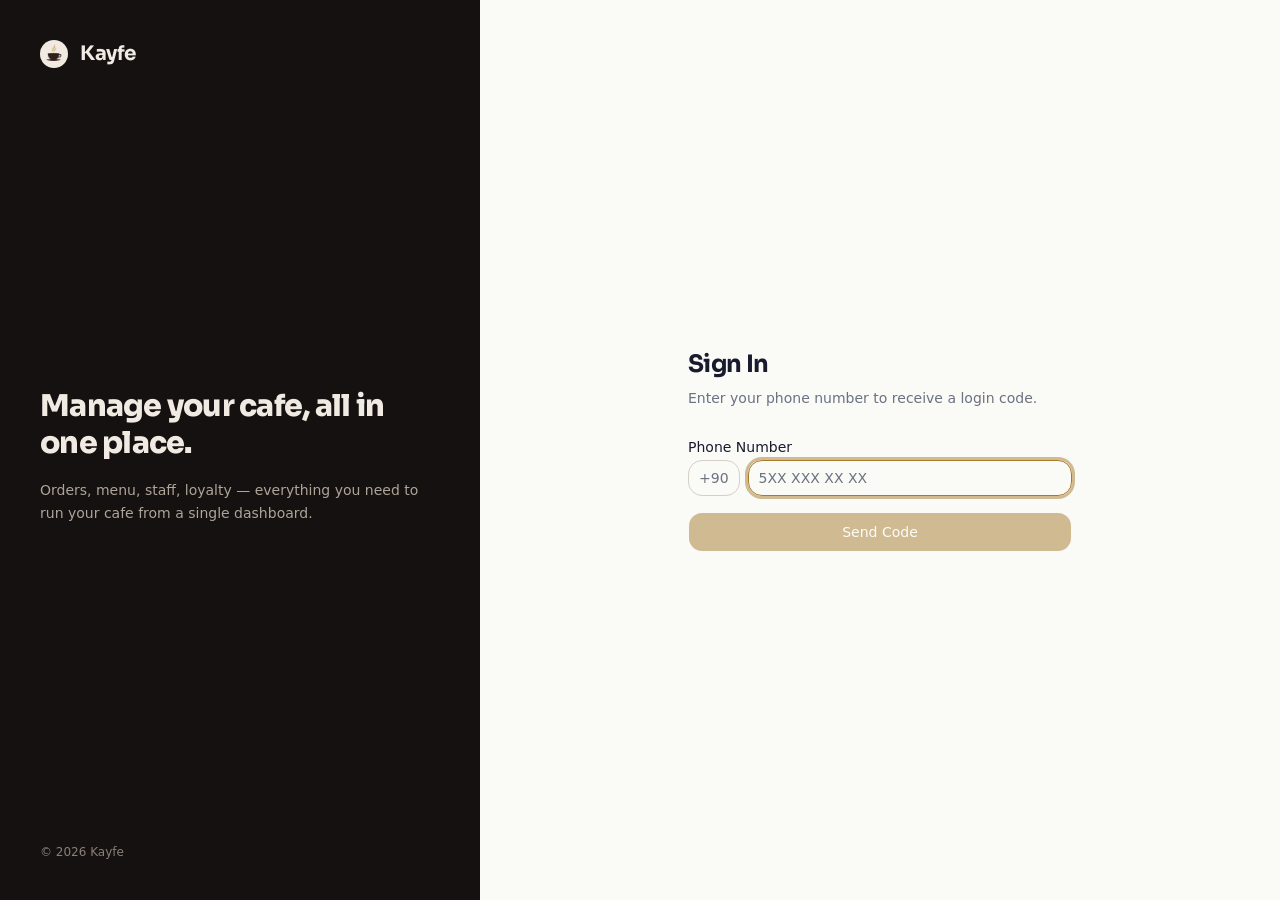
<file: index.html>
<!doctype html>
<html lang="tr">
  <head>
    <meta charset="UTF-8" />
    <meta name="viewport" content="width=device-width, initial-scale=1.0" />
    <title>Kayfe Panel</title>
    <meta name="description" content="Kayfe cafe management panel — manage orders, menu, staff, and settings." />

    <!-- Favicon -->
    <link rel="icon" type="image/png" href="/favicon.png" />
    <link rel="apple-touch-icon" href="/apple-icon-180.png" />

    <!-- Apple Web App (home screen) -->
    <meta name="apple-mobile-web-app-capable" content="yes" />
    <meta name="apple-mobile-web-app-status-bar-style" content="black-translucent" />
    <meta name="apple-mobile-web-app-title" content="Kayfe Panel" />
    <meta name="theme-color" content="#A87C2D" />
    <link rel="preconnect" href="https://fonts.googleapis.com" />
    <link rel="preconnect" href="https://fonts.gstatic.com" crossorigin />
    <link href="https://fonts.googleapis.com/css2?family=Sora:wght@700;800&display=swap" rel="stylesheet" />
    <script>
      // Apply theme before paint to prevent white flash
      (function() {
        var t = localStorage.getItem('kayfe-panel-theme') || 'system';
        var dark = t === 'dark' || (t === 'system' && matchMedia('(prefers-color-scheme: dark)').matches);
        if (dark) document.documentElement.classList.add('dark');
      })();
      // SPA redirect for GitHub Pages
      (function(l) {
        if (l.search[1] === '/') {
          var decoded = l.search.slice(1).split('&').map(function(s) {
            return s.replace(/~and~/g, '&')
          }).join('?');
          window.history.replaceState(null, null, l.pathname.slice(0, -1) + decoded + l.hash);
        }
      }(window.location))
    </script>
    <script type="module" crossorigin src="/assets/index-Lpp23gwM.js"></script>
    <link rel="stylesheet" crossorigin href="/assets/index-F9rdqNEI.css">
  </head>
  <body>
    <div id="root"></div>
  </body>
</html>
</file>
<file: assets/index-F9rdqNEI.css>
.leaflet-pane,.leaflet-tile,.leaflet-marker-icon,.leaflet-marker-shadow,.leaflet-tile-container,.leaflet-pane>svg,.leaflet-pane>canvas,.leaflet-zoom-box,.leaflet-image-layer,.leaflet-layer{position:absolute;top:0;left:0}.leaflet-container{overflow:hidden}.leaflet-tile,.leaflet-marker-icon,.leaflet-marker-shadow{-webkit-user-select:none;user-select:none;-webkit-user-drag:none}.leaflet-tile::selection{background:0 0}.leaflet-safari .leaflet-tile{image-rendering:-webkit-optimize-contrast}.leaflet-safari .leaflet-tile-container{-webkit-transform-origin:0 0;width:1600px;height:1600px}.leaflet-marker-icon,.leaflet-marker-shadow{display:block}.leaflet-container .leaflet-overlay-pane svg{max-width:none!important;max-height:none!important}.leaflet-container .leaflet-marker-pane img,.leaflet-container .leaflet-shadow-pane img,.leaflet-container .leaflet-tile-pane img,.leaflet-container img.leaflet-image-layer,.leaflet-container .leaflet-tile{width:auto;padding:0;max-width:none!important;max-height:none!important}.leaflet-container img.leaflet-tile{mix-blend-mode:plus-lighter}.leaflet-container.leaflet-touch-zoom{-ms-touch-action:pan-x pan-y;touch-action:pan-x pan-y}.leaflet-container.leaflet-touch-drag{-ms-touch-action:pinch-zoom;touch-action:none;touch-action:pinch-zoom}.leaflet-container.leaflet-touch-drag.leaflet-touch-zoom{-ms-touch-action:none;touch-action:none}.leaflet-container{-webkit-tap-highlight-color:transparent}.leaflet-container a{-webkit-tap-highlight-color:#33b5e566}.leaflet-tile{filter:inherit;visibility:hidden}.leaflet-tile-loaded{visibility:inherit}.leaflet-zoom-box{box-sizing:border-box;z-index:800;width:0;height:0}.leaflet-overlay-pane svg{-moz-user-select:none}.leaflet-pane{z-index:400}.leaflet-tile-pane{z-index:200}.leaflet-overlay-pane{z-index:400}.leaflet-shadow-pane{z-index:500}.leaflet-marker-pane{z-index:600}.leaflet-tooltip-pane{z-index:650}.leaflet-popup-pane{z-index:700}.leaflet-map-pane canvas{z-index:100}.leaflet-map-pane svg{z-index:200}.leaflet-vml-shape{width:1px;height:1px}.lvml{behavior:url(#default#VML);display:inline-block;position:absolute}.leaflet-control{z-index:800;pointer-events:visiblePainted;pointer-events:auto;position:relative}.leaflet-top,.leaflet-bottom{z-index:1000;pointer-events:none;position:absolute}.leaflet-top{top:0}.leaflet-right{right:0}.leaflet-bottom{bottom:0}.leaflet-left{left:0}.leaflet-control{float:left;clear:both}.leaflet-right .leaflet-control{float:right}.leaflet-top .leaflet-control{margin-top:10px}.leaflet-bottom .leaflet-control{margin-bottom:10px}.leaflet-left .leaflet-control{margin-left:10px}.leaflet-right .leaflet-control{margin-right:10px}.leaflet-fade-anim .leaflet-popup{opacity:0;transition:opacity .2s linear}.leaflet-fade-anim .leaflet-map-pane .leaflet-popup{opacity:1}.leaflet-zoom-animated{transform-origin:0 0}svg.leaflet-zoom-animated{will-change:transform}.leaflet-zoom-anim .leaflet-zoom-animated{-webkit-transition:-webkit-transform .25s cubic-bezier(0,0,.25,1);-moz-transition:-moz-transform .25s cubic-bezier(0,0,.25,1);transition:transform .25s cubic-bezier(0,0,.25,1)}.leaflet-zoom-anim .leaflet-tile,.leaflet-pan-anim .leaflet-tile{transition:none}.leaflet-zoom-anim .leaflet-zoom-hide{visibility:hidden}.leaflet-interactive{cursor:pointer}.leaflet-grab{cursor:-webkit-grab;cursor:-moz-grab;cursor:grab}.leaflet-crosshair,.leaflet-crosshair .leaflet-interactive{cursor:crosshair}.leaflet-popup-pane,.leaflet-control{cursor:auto}.leaflet-dragging .leaflet-grab,.leaflet-dragging .leaflet-grab .leaflet-interactive,.leaflet-dragging .leaflet-marker-draggable{cursor:move;cursor:-webkit-grabbing;cursor:-moz-grabbing;cursor:grabbing}.leaflet-marker-icon,.leaflet-marker-shadow,.leaflet-image-layer,.leaflet-pane>svg path,.leaflet-tile-container{pointer-events:none}.leaflet-marker-icon.leaflet-interactive,.leaflet-image-layer.leaflet-interactive,.leaflet-pane>svg path.leaflet-interactive,svg.leaflet-image-layer.leaflet-interactive path{pointer-events:visiblePainted;pointer-events:auto}.leaflet-container{outline-offset:1px;background:#ddd}.leaflet-container a{color:#0078a8}.leaflet-zoom-box{background:#ffffff80;border:2px dotted #38f}.leaflet-container{font-family:Helvetica Neue,Arial,Helvetica,sans-serif;font-size:.75rem;line-height:1.5}.leaflet-bar{border-radius:4px;box-shadow:0 1px 5px #000000a6}.leaflet-bar a{text-align:center;color:#000;background-color:#fff;border-bottom:1px solid #ccc;width:26px;height:26px;line-height:26px;text-decoration:none;display:block}.leaflet-bar a,.leaflet-control-layers-toggle{background-position:50%;background-repeat:no-repeat;display:block}.leaflet-bar a:hover,.leaflet-bar a:focus{background-color:#f4f4f4}.leaflet-bar a:first-child{border-top-left-radius:4px;border-top-right-radius:4px}.leaflet-bar a:last-child{border-bottom:none;border-bottom-right-radius:4px;border-bottom-left-radius:4px}.leaflet-bar a.leaflet-disabled{cursor:default;color:#bbb;background-color:#f4f4f4}.leaflet-touch .leaflet-bar a{width:30px;height:30px;line-height:30px}.leaflet-touch .leaflet-bar a:first-child{border-top-left-radius:2px;border-top-right-radius:2px}.leaflet-touch .leaflet-bar a:last-child{border-bottom-right-radius:2px;border-bottom-left-radius:2px}.leaflet-control-zoom-in,.leaflet-control-zoom-out{text-indent:1px;font:700 18px Lucida Console,Monaco,monospace}.leaflet-touch .leaflet-control-zoom-in,.leaflet-touch .leaflet-control-zoom-out{font-size:22px}.leaflet-control-layers{background:#fff;border-radius:5px;box-shadow:0 1px 5px #0006}.leaflet-control-layers-toggle{background-image:url([data-uri]);width:36px;height:36px}.leaflet-retina .leaflet-control-layers-toggle{background-image:url([data-uri]);background-size:26px 26px}.leaflet-touch .leaflet-control-layers-toggle{width:44px;height:44px}.leaflet-control-layers .leaflet-control-layers-list,.leaflet-control-layers-expanded .leaflet-control-layers-toggle{display:none}.leaflet-control-layers-expanded .leaflet-control-layers-list{display:block;position:relative}.leaflet-control-layers-expanded{color:#333;background:#fff;padding:6px 10px 6px 6px}.leaflet-control-layers-scrollbar{padding-right:5px;overflow:hidden scroll}.leaflet-control-layers-selector{margin-top:2px;position:relative;top:1px}.leaflet-control-layers label{font-size:1.08333em;display:block}.leaflet-control-layers-separator{border-top:1px solid #ddd;height:0;margin:5px -10px 5px -6px}.leaflet-default-icon-path{background-image:url([data-uri])}.leaflet-container .leaflet-control-attribution{background:#fffc;margin:0}.leaflet-control-attribution,.leaflet-control-scale-line{color:#333;padding:0 5px;line-height:1.4}.leaflet-control-attribution a{text-decoration:none}.leaflet-control-attribution a:hover,.leaflet-control-attribution a:focus{text-decoration:underline}.leaflet-attribution-flag{width:1em;height:.6669em;vertical-align:baseline!important;display:inline!important}.leaflet-left .leaflet-control-scale{margin-left:5px}.leaflet-bottom .leaflet-control-scale{margin-bottom:5px}.leaflet-control-scale-line{white-space:nowrap;box-sizing:border-box;text-shadow:1px 1px #fff;background:#fffc;border:2px solid #777;border-top:none;padding:2px 5px 1px;line-height:1.1}.leaflet-control-scale-line:not(:first-child){border-top:2px solid #777;border-bottom:none;margin-top:-2px}.leaflet-control-scale-line:not(:first-child):not(:last-child){border-bottom:2px solid #777}.leaflet-touch .leaflet-control-attribution,.leaflet-touch .leaflet-control-layers,.leaflet-touch .leaflet-bar{box-shadow:none}.leaflet-touch .leaflet-control-layers,.leaflet-touch .leaflet-bar{background-clip:padding-box;border:2px solid #0003}.leaflet-popup{text-align:center;margin-bottom:20px;position:absolute}.leaflet-popup-content-wrapper{text-align:left;border-radius:12px;padding:1px}.leaflet-popup-content{min-height:1px;margin:13px 24px 13px 20px;font-size:1.08333em;line-height:1.3}.leaflet-popup-content p{margin:1.3em 0}.leaflet-popup-tip-container{pointer-events:none;width:40px;height:20px;margin-top:-1px;margin-left:-20px;position:absolute;left:50%;overflow:hidden}.leaflet-popup-tip{pointer-events:auto;width:17px;height:17px;margin:-10px auto 0;padding:1px;transform:rotate(45deg)}.leaflet-popup-content-wrapper,.leaflet-popup-tip{color:#333;background:#fff;box-shadow:0 3px 14px #0006}.leaflet-container a.leaflet-popup-close-button{text-align:center;color:#757575;background:0 0;border:none;width:24px;height:24px;font:16px/24px Tahoma,Verdana,sans-serif;text-decoration:none;position:absolute;top:0;right:0}.leaflet-container a.leaflet-popup-close-button:hover,.leaflet-container a.leaflet-popup-close-button:focus{color:#585858}.leaflet-popup-scrolled{overflow:auto}.leaflet-oldie .leaflet-popup-content-wrapper{-ms-zoom:1}.leaflet-oldie .leaflet-popup-tip{-ms-filter:"progid:DXImageTransform.Microsoft.Matrix(M11=0.70710678, M12=0.70710678, M21=-0.70710678, M22=0.70710678)";width:24px;filter:progid:DXImageTransform.Microsoft.Matrix(M11=.707107, M12=.707107, M21=-.707107, M22=.707107);margin:0 auto}.leaflet-oldie .leaflet-control-zoom,.leaflet-oldie .leaflet-control-layers,.leaflet-oldie .leaflet-popup-content-wrapper,.leaflet-oldie .leaflet-popup-tip{border:1px solid #999}.leaflet-div-icon{background:#fff;border:1px solid #666}.leaflet-tooltip{color:#222;white-space:nowrap;-webkit-user-select:none;user-select:none;pointer-events:none;background-color:#fff;border:1px solid #fff;border-radius:3px;padding:6px;position:absolute;box-shadow:0 1px 3px #0006}.leaflet-tooltip.leaflet-interactive{cursor:pointer;pointer-events:auto}.leaflet-tooltip-top:before,.leaflet-tooltip-bottom:before,.leaflet-tooltip-left:before,.leaflet-tooltip-right:before{pointer-events:none;content:"";background:0 0;border:6px solid #0000;position:absolute}.leaflet-tooltip-bottom{margin-top:6px}.leaflet-tooltip-top{margin-top:-6px}.leaflet-tooltip-bottom:before,.leaflet-tooltip-top:before{margin-left:-6px;left:50%}.leaflet-tooltip-top:before{border-top-color:#fff;margin-bottom:-12px;bottom:0}.leaflet-tooltip-bottom:before{border-bottom-color:#fff;margin-top:-12px;margin-left:-6px;top:0}.leaflet-tooltip-left{margin-left:-6px}.leaflet-tooltip-right{margin-left:6px}.leaflet-tooltip-left:before,.leaflet-tooltip-right:before{margin-top:-6px;top:50%}.leaflet-tooltip-left:before{border-left-color:#fff;margin-right:-12px;right:0}.leaflet-tooltip-right:before{border-right-color:#fff;margin-left:-12px;left:0}@media print{.leaflet-control{-webkit-print-color-adjust:exact;print-color-adjust:exact}}@layer properties{@supports (((-webkit-hyphens:none)) and (not (margin-trim:inline))) or ((-moz-orient:inline) and (not (color:rgb(from red r g b)))){*,:before,:after,::backdrop{--tw-translate-x:0;--tw-translate-y:0;--tw-translate-z:0;--tw-space-y-reverse:0;--tw-border-style:solid;--tw-leading:initial;--tw-font-weight:initial;--tw-tracking:initial;--tw-shadow:0 0 #0000;--tw-shadow-color:initial;--tw-shadow-alpha:100%;--tw-inset-shadow:0 0 #0000;--tw-inset-shadow-color:initial;--tw-inset-shadow-alpha:100%;--tw-ring-color:initial;--tw-ring-shadow:0 0 #0000;--tw-inset-ring-color:initial;--tw-inset-ring-shadow:0 0 #0000;--tw-ring-inset:initial;--tw-ring-offset-width:0px;--tw-ring-offset-color:#fff;--tw-ring-offset-shadow:0 0 #0000;--tw-outline-style:solid;--tw-blur:initial;--tw-brightness:initial;--tw-contrast:initial;--tw-grayscale:initial;--tw-hue-rotate:initial;--tw-invert:initial;--tw-opacity:initial;--tw-saturate:initial;--tw-sepia:initial;--tw-drop-shadow:initial;--tw-drop-shadow-color:initial;--tw-drop-shadow-alpha:100%;--tw-drop-shadow-size:initial;--tw-backdrop-blur:initial;--tw-backdrop-brightness:initial;--tw-backdrop-contrast:initial;--tw-backdrop-grayscale:initial;--tw-backdrop-hue-rotate:initial;--tw-backdrop-invert:initial;--tw-backdrop-opacity:initial;--tw-backdrop-saturate:initial;--tw-backdrop-sepia:initial;--tw-duration:initial;--tw-ease:initial;--tw-content:"";--tw-animation-delay:0s;--tw-animation-direction:normal;--tw-animation-duration:initial;--tw-animation-fill-mode:none;--tw-animation-iteration-count:1;--tw-enter-blur:0;--tw-enter-opacity:1;--tw-enter-rotate:0;--tw-enter-scale:1;--tw-enter-translate-x:0;--tw-enter-translate-y:0;--tw-exit-blur:0;--tw-exit-opacity:1;--tw-exit-rotate:0;--tw-exit-scale:1;--tw-exit-translate-x:0;--tw-exit-translate-y:0}}}@layer theme{:root,:host{--font-mono:ui-monospace, SFMono-Regular, Menlo, Monaco, Consolas, "Liberation Mono", "Courier New", monospace;--color-red-600:oklch(57.7% .245 27.325);--color-yellow-600:oklch(68.1% .162 75.834);--color-green-600:oklch(62.7% .194 149.214);--color-emerald-600:oklch(59.6% .145 163.225);--color-black:#000;--spacing:.25rem;--container-xs:20rem;--container-sm:24rem;--container-md:28rem;--container-lg:32rem;--container-2xl:42rem;--container-4xl:56rem;--text-xs:.75rem;--text-xs--line-height:calc(1 / .75);--text-sm:.875rem;--text-sm--line-height:calc(1.25 / .875);--text-base:1rem;--text-base--line-height:calc(1.5 / 1);--text-lg:1.125rem;--text-lg--line-height:calc(1.75 / 1.125);--text-xl:1.25rem;--text-xl--line-height:calc(1.75 / 1.25);--text-2xl:1.5rem;--text-2xl--line-height:calc(2 / 1.5);--text-3xl:1.875rem;--text-3xl--line-height:calc(2.25 / 1.875);--font-weight-normal:400;--font-weight-medium:500;--font-weight-semibold:600;--font-weight-bold:700;--font-weight-extrabold:800;--tracking-tight:-.025em;--tracking-widest:.1em;--leading-tight:1.25;--leading-snug:1.375;--leading-relaxed:1.625;--radius-md:calc(var(--radius) * .8);--ease-out:cubic-bezier(0, 0, .2, 1);--ease-in-out:cubic-bezier(.4, 0, .2, 1);--animate-spin:spin 1s linear infinite;--animate-pulse:pulse 2s cubic-bezier(.4, 0, .6, 1) infinite;--blur-xs:4px;--blur-sm:8px;--default-transition-duration:.15s;--default-transition-timing-function:cubic-bezier(.4, 0, .2, 1);--default-font-family:"Sora", system-ui, sans-serif;--default-mono-font-family:var(--font-mono)}}@layer base{*,:after,:before,::backdrop{box-sizing:border-box;border:0 solid;margin:0;padding:0}::file-selector-button{box-sizing:border-box;border:0 solid;margin:0;padding:0}html,:host{-webkit-text-size-adjust:100%;tab-size:4;line-height:1.5;font-family:var(--default-font-family,ui-sans-serif, system-ui, sans-serif, "Apple Color Emoji", "Segoe UI Emoji", "Segoe UI Symbol", "Noto Color Emoji");font-feature-settings:var(--default-font-feature-settings,normal);font-variation-settings:var(--default-font-variation-settings,normal);-webkit-tap-highlight-color:transparent}hr{height:0;color:inherit;border-top-width:1px}abbr:where([title]){-webkit-text-decoration:underline dotted;text-decoration:underline dotted}h1,h2,h3,h4,h5,h6{font-size:inherit;font-weight:inherit}a{color:inherit;-webkit-text-decoration:inherit;-webkit-text-decoration:inherit;-webkit-text-decoration:inherit;-webkit-text-decoration:inherit;text-decoration:inherit}b,strong{font-weight:bolder}code,kbd,samp,pre{font-family:var(--default-mono-font-family,ui-monospace, SFMono-Regular, Menlo, Monaco, Consolas, "Liberation Mono", "Courier New", monospace);font-feature-settings:var(--default-mono-font-feature-settings,normal);font-variation-settings:var(--default-mono-font-variation-settings,normal);font-size:1em}small{font-size:80%}sub,sup{vertical-align:baseline;font-size:75%;line-height:0;position:relative}sub{bottom:-.25em}sup{top:-.5em}table{text-indent:0;border-color:inherit;border-collapse:collapse}:-moz-focusring{outline:auto}progress{vertical-align:baseline}summary{display:list-item}ol,ul,menu{list-style:none}img,svg,video,canvas,audio,iframe,embed,object{vertical-align:middle;display:block}img,video{max-width:100%;height:auto}button,input,select,optgroup,textarea{font:inherit;font-feature-settings:inherit;font-variation-settings:inherit;letter-spacing:inherit;color:inherit;opacity:1;background-color:#0000;border-radius:0}::file-selector-button{font:inherit;font-feature-settings:inherit;font-variation-settings:inherit;letter-spacing:inherit;color:inherit;opacity:1;background-color:#0000;border-radius:0}:where(select:is([multiple],[size])) optgroup{font-weight:bolder}:where(select:is([multiple],[size])) optgroup option{padding-inline-start:20px}::file-selector-button{margin-inline-end:4px}::placeholder{opacity:1}@supports (not ((-webkit-appearance:-apple-pay-button))) or (contain-intrinsic-size:1px){::placeholder{color:currentColor}@supports (color:color-mix(in lab, red, red)){::placeholder{color:color-mix(in oklab, currentcolor 50%, transparent)}}}textarea{resize:vertical}::-webkit-search-decoration{-webkit-appearance:none}::-webkit-date-and-time-value{min-height:1lh;text-align:inherit}::-webkit-datetime-edit{display:inline-flex}::-webkit-datetime-edit-fields-wrapper{padding:0}::-webkit-datetime-edit{padding-block:0}::-webkit-datetime-edit-year-field{padding-block:0}::-webkit-datetime-edit-month-field{padding-block:0}::-webkit-datetime-edit-day-field{padding-block:0}::-webkit-datetime-edit-hour-field{padding-block:0}::-webkit-datetime-edit-minute-field{padding-block:0}::-webkit-datetime-edit-second-field{padding-block:0}::-webkit-datetime-edit-millisecond-field{padding-block:0}::-webkit-datetime-edit-meridiem-field{padding-block:0}::-webkit-calendar-picker-indicator{line-height:1}:-moz-ui-invalid{box-shadow:none}button,input:where([type=button],[type=reset],[type=submit]){appearance:button}::file-selector-button{appearance:button}::-webkit-inner-spin-button{height:auto}::-webkit-outer-spin-button{height:auto}[hidden]:where(:not([hidden=until-found])){display:none!important}*{border-color:var(--border);outline-color:var(--ring)}@supports (color:color-mix(in lab, red, red)){*{outline-color:color-mix(in oklab, var(--ring) 50%, transparent)}}body{background-color:var(--background);color:var(--foreground)}input[type=date]{appearance:none;background-color:var(--background);width:100%;min-width:0}input[type=date]::-webkit-date-and-time-value{text-align:left}}@layer components;@layer utilities{.\@container\/card-header{container:card-header/inline-size}.pointer-events-none{pointer-events:none}.collapse{visibility:collapse}.invisible{visibility:hidden}.sr-only{clip-path:inset(50%);white-space:nowrap;border-width:0;width:1px;height:1px;margin:-1px;padding:0;position:absolute;overflow:hidden}.absolute{position:absolute}.fixed{position:fixed}.relative{position:relative}.sticky{position:sticky}.inset-0{inset:calc(var(--spacing) * 0)}.inset-x-0{inset-inline:calc(var(--spacing) * 0)}.start{inset-inline-start:var(--spacing)}.end{inset-inline-end:var(--spacing)}.top-0{top:calc(var(--spacing) * 0)}.top-1\/2{top:50%}.top-2{top:calc(var(--spacing) * 2)}.top-2\.5{top:calc(var(--spacing) * 2.5)}.right-2{right:calc(var(--spacing) * 2)}.right-3{right:calc(var(--spacing) * 3)}.bottom-0{bottom:calc(var(--spacing) * 0)}.left-1\/2{left:50%}.isolate{isolation:isolate}.z-0{z-index:0}.z-10{z-index:10}.z-30{z-index:30}.z-50{z-index:50}.col-start-2{grid-column-start:2}.row-span-2{grid-row:span 2/span 2}.row-start-1{grid-row-start:1}.-mx-1{margin-inline:calc(var(--spacing) * -1)}.-mx-4{margin-inline:calc(var(--spacing) * -4)}.mx-2{margin-inline:calc(var(--spacing) * 2)}.mx-3{margin-inline:calc(var(--spacing) * 3)}.mx-auto{margin-inline:auto}.my-1{margin-block:calc(var(--spacing) * 1)}.my-2{margin-block:calc(var(--spacing) * 2)}.mt-0\.5{margin-top:calc(var(--spacing) * .5)}.mt-1{margin-top:calc(var(--spacing) * 1)}.mt-2{margin-top:calc(var(--spacing) * 2)}.mt-4{margin-top:calc(var(--spacing) * 4)}.mt-auto{margin-top:auto}.mr-1{margin-right:calc(var(--spacing) * 1)}.-mb-4{margin-bottom:calc(var(--spacing) * -4)}.mb-2{margin-bottom:calc(var(--spacing) * 2)}.mb-3{margin-bottom:calc(var(--spacing) * 3)}.ml-1{margin-left:calc(var(--spacing) * 1)}.ml-1\.5{margin-left:calc(var(--spacing) * 1.5)}.ml-2{margin-left:calc(var(--spacing) * 2)}.ml-auto{margin-left:auto}.line-clamp-2{-webkit-line-clamp:2;-webkit-box-orient:vertical;display:-webkit-box;overflow:hidden}.scrollbar-none{-ms-overflow-style:none;scrollbar-width:none}.scrollbar-none::-webkit-scrollbar{display:none}.block{display:block}.flex{display:flex}.grid{display:grid}.hidden{display:none}.inline{display:inline}.inline-flex{display:inline-flex}.table{display:table}.table-caption{display:table-caption}.table-cell{display:table-cell}.table-row{display:table-row}.field-sizing-content{field-sizing:content}.aspect-square{aspect-ratio:1}.size-\(--cell-size\){width:var(--cell-size);height:var(--cell-size)}.size-2{width:calc(var(--spacing) * 2);height:calc(var(--spacing) * 2)}.size-3\.5{width:calc(var(--spacing) * 3.5);height:calc(var(--spacing) * 3.5)}.size-4{width:calc(var(--spacing) * 4);height:calc(var(--spacing) * 4)}.size-5{width:calc(var(--spacing) * 5);height:calc(var(--spacing) * 5)}.size-6{width:calc(var(--spacing) * 6);height:calc(var(--spacing) * 6)}.size-7{width:calc(var(--spacing) * 7);height:calc(var(--spacing) * 7)}.size-8{width:calc(var(--spacing) * 8);height:calc(var(--spacing) * 8)}.size-9{width:calc(var(--spacing) * 9);height:calc(var(--spacing) * 9)}.size-10{width:calc(var(--spacing) * 10);height:calc(var(--spacing) * 10)}.size-14{width:calc(var(--spacing) * 14);height:calc(var(--spacing) * 14)}.size-16{width:calc(var(--spacing) * 16);height:calc(var(--spacing) * 16)}.size-auto{width:auto;height:auto}.h-\(--cell-size\){height:var(--cell-size)}.h-3\.5{height:calc(var(--spacing) * 3.5)}.h-4{height:calc(var(--spacing) * 4)}.h-5{height:calc(var(--spacing) * 5)}.h-6{height:calc(var(--spacing) * 6)}.h-7{height:calc(var(--spacing) * 7)}.h-8{height:calc(var(--spacing) * 8)}.h-9{height:calc(var(--spacing) * 9)}.h-10{height:calc(var(--spacing) * 10)}.h-12{height:calc(var(--spacing) * 12)}.h-14{height:calc(var(--spacing) * 14)}.h-28{height:calc(var(--spacing) * 28)}.h-32{height:calc(var(--spacing) * 32)}.h-40{height:calc(var(--spacing) * 40)}.h-48{height:calc(var(--spacing) * 48)}.h-64{height:calc(var(--spacing) * 64)}.h-72{height:calc(var(--spacing) * 72)}.h-80{height:calc(var(--spacing) * 80)}.h-\[80vh\]{height:80vh}.h-\[600px\]{height:600px}.h-\[calc\(100\%-1px\)\]{height:calc(100% - 1px)}.h-full{height:100%}.h-px{height:1px}.h-svh{height:100svh}.max-h-\(--available-height\){max-height:var(--available-height)}.max-h-64{max-height:calc(var(--spacing) * 64)}.max-h-\[90vh\]{max-height:90vh}.min-h-16{min-height:calc(var(--spacing) * 16)}.min-h-svh{min-height:100svh}.w-\(--anchor-width\){width:var(--anchor-width)}.w-\(--cell-size\){width:var(--cell-size)}.w-3\/4{width:75%}.w-8{width:calc(var(--spacing) * 8)}.w-10{width:calc(var(--spacing) * 10)}.w-12{width:calc(var(--spacing) * 12)}.w-16{width:calc(var(--spacing) * 16)}.w-20{width:calc(var(--spacing) * 20)}.w-24{width:calc(var(--spacing) * 24)}.w-28{width:calc(var(--spacing) * 28)}.w-40{width:calc(var(--spacing) * 40)}.w-48{width:calc(var(--spacing) * 48)}.w-64{width:calc(var(--spacing) * 64)}.w-72{width:calc(var(--spacing) * 72)}.w-\[50px\]{width:50px}.w-\[70px\]{width:70px}.w-\[90px\]{width:90px}.w-\[100px\]{width:100px}.w-\[120px\]{width:120px}.w-\[140px\]{width:140px}.w-\[200px\]{width:200px}.w-\[480px\]{width:480px}.w-auto{width:auto}.w-fit{width:fit-content}.w-full{width:100%}.w-px{width:1px}.max-w-2xl{max-width:var(--container-2xl)}.max-w-4xl{max-width:var(--container-4xl)}.max-w-\[200px\]{max-width:200px}.max-w-\[calc\(100\%-2rem\)\]{max-width:calc(100% - 2rem)}.max-w-full{max-width:100%}.max-w-sm{max-width:var(--container-sm)}.min-w-\(--cell-size\){min-width:var(--cell-size)}.min-w-0{min-width:calc(var(--spacing) * 0)}.min-w-32{min-width:calc(var(--spacing) * 32)}.min-w-36{min-width:calc(var(--spacing) * 36)}.min-w-\[96px\]{min-width:96px}.min-w-max{min-width:max-content}.flex-1{flex:1}.shrink-0{flex-shrink:0}.caption-bottom{caption-side:bottom}.border-collapse{border-collapse:collapse}.origin-\(--transform-origin\){transform-origin:var(--transform-origin)}.-translate-x-1\/2{--tw-translate-x:calc(calc(1 / 2 * 100%) * -1);translate:var(--tw-translate-x) var(--tw-translate-y)}.-translate-y-1\/2{--tw-translate-y:calc(calc(1 / 2 * 100%) * -1);translate:var(--tw-translate-x) var(--tw-translate-y)}.animate-pulse{animation:var(--animate-pulse)}.animate-spin{animation:var(--animate-spin)}.cursor-default{cursor:default}.cursor-pointer{cursor:pointer}.scroll-my-1{scroll-margin-block:calc(var(--spacing) * 1)}.auto-rows-min{grid-auto-rows:min-content}.grid-cols-1{grid-template-columns:repeat(1,minmax(0,1fr))}.grid-cols-2{grid-template-columns:repeat(2,minmax(0,1fr))}.grid-cols-3{grid-template-columns:repeat(3,minmax(0,1fr))}.grid-cols-\[1fr_1fr_auto\]{grid-template-columns:1fr 1fr auto}.grid-rows-\[auto_1fr\]{grid-template-rows:auto 1fr}.flex-col{flex-direction:column}.flex-col-reverse{flex-direction:column-reverse}.flex-wrap{flex-wrap:wrap}.place-items-center{place-items:center}.items-center{align-items:center}.items-end{align-items:flex-end}.items-start{align-items:flex-start}.justify-between{justify-content:space-between}.justify-center{justify-content:center}.justify-end{justify-content:flex-end}.gap-0\.5{gap:calc(var(--spacing) * .5)}.gap-1{gap:calc(var(--spacing) * 1)}.gap-1\.5{gap:calc(var(--spacing) * 1.5)}.gap-2{gap:calc(var(--spacing) * 2)}.gap-2\.5{gap:calc(var(--spacing) * 2.5)}.gap-3{gap:calc(var(--spacing) * 3)}.gap-4{gap:calc(var(--spacing) * 4)}.gap-6{gap:calc(var(--spacing) * 6)}:where(.space-y-0\.5>:not(:last-child)){--tw-space-y-reverse:0;margin-block-start:calc(calc(var(--spacing) * .5) * var(--tw-space-y-reverse));margin-block-end:calc(calc(var(--spacing) * .5) * calc(1 - var(--tw-space-y-reverse)))}:where(.space-y-1>:not(:last-child)){--tw-space-y-reverse:0;margin-block-start:calc(calc(var(--spacing) * 1) * var(--tw-space-y-reverse));margin-block-end:calc(calc(var(--spacing) * 1) * calc(1 - var(--tw-space-y-reverse)))}:where(.space-y-1\.5>:not(:last-child)){--tw-space-y-reverse:0;margin-block-start:calc(calc(var(--spacing) * 1.5) * var(--tw-space-y-reverse));margin-block-end:calc(calc(var(--spacing) * 1.5) * calc(1 - var(--tw-space-y-reverse)))}:where(.space-y-2>:not(:last-child)){--tw-space-y-reverse:0;margin-block-start:calc(calc(var(--spacing) * 2) * var(--tw-space-y-reverse));margin-block-end:calc(calc(var(--spacing) * 2) * calc(1 - var(--tw-space-y-reverse)))}:where(.space-y-3>:not(:last-child)){--tw-space-y-reverse:0;margin-block-start:calc(calc(var(--spacing) * 3) * var(--tw-space-y-reverse));margin-block-end:calc(calc(var(--spacing) * 3) * calc(1 - var(--tw-space-y-reverse)))}:where(.space-y-4>:not(:last-child)){--tw-space-y-reverse:0;margin-block-start:calc(calc(var(--spacing) * 4) * var(--tw-space-y-reverse));margin-block-end:calc(calc(var(--spacing) * 4) * calc(1 - var(--tw-space-y-reverse)))}:where(.space-y-6>:not(:last-child)){--tw-space-y-reverse:0;margin-block-start:calc(calc(var(--spacing) * 6) * var(--tw-space-y-reverse));margin-block-end:calc(calc(var(--spacing) * 6) * calc(1 - var(--tw-space-y-reverse)))}:where(.space-y-8>:not(:last-child)){--tw-space-y-reverse:0;margin-block-start:calc(calc(var(--spacing) * 8) * var(--tw-space-y-reverse));margin-block-end:calc(calc(var(--spacing) * 8) * calc(1 - var(--tw-space-y-reverse)))}.self-start{align-self:flex-start}.justify-self-end{justify-self:flex-end}.truncate{text-overflow:ellipsis;white-space:nowrap;overflow:hidden}.overflow-auto{overflow:auto}.overflow-hidden{overflow:hidden}.overflow-x-auto{overflow-x:auto}.overflow-x-hidden{overflow-x:hidden}.overflow-y-auto{overflow-y:auto}.rounded{border-radius:.25rem}.rounded-\(--cell-radius\){border-radius:var(--cell-radius)}.rounded-4xl{border-radius:calc(var(--radius) * 2.6)}.rounded-\[min\(var\(--radius-md\)\,10px\)\]{border-radius:min(var(--radius-md), 10px)}.rounded-\[min\(var\(--radius-md\)\,12px\)\]{border-radius:min(var(--radius-md), 12px)}.rounded-full{border-radius:3.40282e38px}.rounded-lg{border-radius:var(--radius)}.rounded-md{border-radius:calc(var(--radius) * .8)}.rounded-none{border-radius:0}.rounded-xl{border-radius:calc(var(--radius) * 1.4)}.rounded-t-xl{border-top-left-radius:calc(var(--radius) * 1.4);border-top-right-radius:calc(var(--radius) * 1.4)}.rounded-l-\(--cell-radius\){border-top-left-radius:var(--cell-radius);border-bottom-left-radius:var(--cell-radius)}.rounded-l-md{border-top-left-radius:calc(var(--radius) * .8);border-bottom-left-radius:calc(var(--radius) * .8)}.rounded-l-none{border-top-left-radius:0;border-bottom-left-radius:0}.rounded-r-\(--cell-radius\){border-top-right-radius:var(--cell-radius);border-bottom-right-radius:var(--cell-radius)}.rounded-b-xl{border-bottom-right-radius:calc(var(--radius) * 1.4);border-bottom-left-radius:calc(var(--radius) * 1.4)}.border{border-style:var(--tw-border-style);border-width:1px}.border-0{border-style:var(--tw-border-style);border-width:0}.border-2{border-style:var(--tw-border-style);border-width:2px}.border-t{border-top-style:var(--tw-border-style);border-top-width:1px}.border-r{border-right-style:var(--tw-border-style);border-right-width:1px}.border-r-0{border-right-style:var(--tw-border-style);border-right-width:0}.border-b{border-bottom-style:var(--tw-border-style);border-bottom-width:1px}.border-b-2{border-bottom-style:var(--tw-border-style);border-bottom-width:2px}.border-dashed{--tw-border-style:dashed;border-style:dashed}.border-\[var\(--color-warning\)\]{border-color:var(--color-warning)}.border-border{border-color:var(--border)}.border-input{border-color:var(--input)}.border-primary{border-color:var(--primary)}.border-ring{border-color:var(--ring)}.border-sidebar-border{border-color:var(--sidebar-border)}.border-transparent{border-color:#0000}.bg-\[\#141110\]{background-color:#141110}.bg-\[var\(--background\)\]{background-color:var(--background)}.bg-\[var\(--color-accent-light\)\]{background-color:var(--color-accent-light)}.bg-accent{background-color:var(--accent)}.bg-background,.bg-background\/70{background-color:var(--background)}@supports (color:color-mix(in lab, red, red)){.bg-background\/70{background-color:color-mix(in oklab, var(--background) 70%, transparent)}}.bg-background\/80{background-color:var(--background)}@supports (color:color-mix(in lab, red, red)){.bg-background\/80{background-color:color-mix(in oklab, var(--background) 80%, transparent)}}.bg-black\/10{background-color:#0000001a}@supports (color:color-mix(in lab, red, red)){.bg-black\/10{background-color:color-mix(in oklab, var(--color-black) 10%, transparent)}}.bg-border{background-color:var(--border)}.bg-card{background-color:var(--card)}.bg-destructive\/10{background-color:var(--destructive)}@supports (color:color-mix(in lab, red, red)){.bg-destructive\/10{background-color:color-mix(in oklab, var(--destructive) 10%, transparent)}}.bg-foreground{background-color:var(--foreground)}.bg-muted,.bg-muted\/30{background-color:var(--muted)}@supports (color:color-mix(in lab, red, red)){.bg-muted\/30{background-color:color-mix(in oklab, var(--muted) 30%, transparent)}}.bg-muted\/50{background-color:var(--muted)}@supports (color:color-mix(in lab, red, red)){.bg-muted\/50{background-color:color-mix(in oklab, var(--muted) 50%, transparent)}}.bg-popover{background-color:var(--popover)}.bg-primary{background-color:var(--primary)}.bg-primary-foreground{background-color:var(--primary-foreground)}.bg-primary\/10{background-color:var(--primary)}@supports (color:color-mix(in lab, red, red)){.bg-primary\/10{background-color:color-mix(in oklab, var(--primary) 10%, transparent)}}.bg-primary\/40{background-color:var(--primary)}@supports (color:color-mix(in lab, red, red)){.bg-primary\/40{background-color:color-mix(in oklab, var(--primary) 40%, transparent)}}.bg-secondary{background-color:var(--secondary)}.bg-sidebar{background-color:var(--sidebar)}.bg-sidebar-accent{background-color:var(--sidebar-accent)}.bg-sidebar-border{background-color:var(--sidebar-border)}.bg-transparent{background-color:#0000}.bg-clip-padding{background-clip:padding-box}.fill-muted-foreground{fill:var(--muted-foreground)}.stroke-border{stroke:var(--border)}.object-cover{object-fit:cover}.p-0{padding:calc(var(--spacing) * 0)}.p-1{padding:calc(var(--spacing) * 1)}.p-1\.5{padding:calc(var(--spacing) * 1.5)}.p-2{padding:calc(var(--spacing) * 2)}.p-2\.5{padding:calc(var(--spacing) * 2.5)}.p-3{padding:calc(var(--spacing) * 3)}.p-4{padding:calc(var(--spacing) * 4)}.p-10{padding:calc(var(--spacing) * 10)}.p-\[3px\]{padding:3px}.px-\(--cell-size\){padding-inline:var(--cell-size)}.px-1\.5{padding-inline:calc(var(--spacing) * 1.5)}.px-2{padding-inline:calc(var(--spacing) * 2)}.px-2\.5{padding-inline:calc(var(--spacing) * 2.5)}.px-3{padding-inline:calc(var(--spacing) * 3)}.px-3\.5{padding-inline:calc(var(--spacing) * 3.5)}.px-4{padding-inline:calc(var(--spacing) * 4)}.px-6{padding-inline:calc(var(--spacing) * 6)}.px-10{padding-inline:calc(var(--spacing) * 10)}.py-0\.5{padding-block:calc(var(--spacing) * .5)}.py-1{padding-block:calc(var(--spacing) * 1)}.py-1\.5{padding-block:calc(var(--spacing) * 1.5)}.py-2{padding-block:calc(var(--spacing) * 2)}.py-2\.5{padding-block:calc(var(--spacing) * 2.5)}.py-3{padding-block:calc(var(--spacing) * 3)}.py-4{padding-block:calc(var(--spacing) * 4)}.py-6{padding-block:calc(var(--spacing) * 6)}.py-8{padding-block:calc(var(--spacing) * 8)}.py-10{padding-block:calc(var(--spacing) * 10)}.py-12{padding-block:calc(var(--spacing) * 12)}.py-16{padding-block:calc(var(--spacing) * 16)}.py-20{padding-block:calc(var(--spacing) * 20)}.pt-2{padding-top:calc(var(--spacing) * 2)}.pt-3{padding-top:calc(var(--spacing) * 3)}.pr-1{padding-right:calc(var(--spacing) * 1)}.pr-2{padding-right:calc(var(--spacing) * 2)}.pr-8{padding-right:calc(var(--spacing) * 8)}.pb-1{padding-bottom:calc(var(--spacing) * 1)}.pb-3{padding-bottom:calc(var(--spacing) * 3)}.pl-1\.5{padding-left:calc(var(--spacing) * 1.5)}.pl-2\.5{padding-left:calc(var(--spacing) * 2.5)}.text-center{text-align:center}.text-left{text-align:left}.text-right{text-align:right}.align-middle{vertical-align:middle}.font-display{font-family:Sora,system-ui,sans-serif}.font-mono{font-family:var(--font-mono)}.text-2xl{font-size:var(--text-2xl);line-height:var(--tw-leading,var(--text-2xl--line-height))}.text-3xl{font-size:var(--text-3xl);line-height:var(--tw-leading,var(--text-3xl--line-height))}.text-base{font-size:var(--text-base);line-height:var(--tw-leading,var(--text-base--line-height))}.text-lg{font-size:var(--text-lg);line-height:var(--tw-leading,var(--text-lg--line-height))}.text-sm{font-size:var(--text-sm);line-height:var(--tw-leading,var(--text-sm--line-height))}.text-xl{font-size:var(--text-xl);line-height:var(--tw-leading,var(--text-xl--line-height))}.text-xs{font-size:var(--text-xs);line-height:var(--tw-leading,var(--text-xs--line-height))}.text-\[0\.8rem\]{font-size:.8rem}.text-\[10px\]{font-size:10px}.text-\[11px\]{font-size:11px}.leading-none{--tw-leading:1;line-height:1}.leading-relaxed{--tw-leading:var(--leading-relaxed);line-height:var(--leading-relaxed)}.leading-snug{--tw-leading:var(--leading-snug);line-height:var(--leading-snug)}.leading-tight{--tw-leading:var(--leading-tight);line-height:var(--leading-tight)}.font-bold{--tw-font-weight:var(--font-weight-bold);font-weight:var(--font-weight-bold)}.font-extrabold{--tw-font-weight:var(--font-weight-extrabold);font-weight:var(--font-weight-extrabold)}.font-medium{--tw-font-weight:var(--font-weight-medium);font-weight:var(--font-weight-medium)}.font-normal{--tw-font-weight:var(--font-weight-normal);font-weight:var(--font-weight-normal)}.font-semibold{--tw-font-weight:var(--font-weight-semibold);font-weight:var(--font-weight-semibold)}.tracking-tight{--tw-tracking:var(--tracking-tight);letter-spacing:var(--tracking-tight)}.tracking-widest{--tw-tracking:var(--tracking-widest);letter-spacing:var(--tracking-widest)}.text-balance{text-wrap:balance}.whitespace-nowrap{white-space:nowrap}.text-\[\#8A7F77\]{color:#8a7f77}.text-\[\#AEA498\]{color:#aea498}.text-\[\#F0EAE2\]{color:#f0eae2}.text-\[var\(--color-success\)\]{color:var(--color-success)}.text-\[var\(--color-warning\)\]{color:var(--color-warning)}.text-card-foreground{color:var(--card-foreground)}.text-destructive{color:var(--destructive)}.text-emerald-600{color:var(--color-emerald-600)}.text-foreground,.text-foreground\/60{color:var(--foreground)}@supports (color:color-mix(in lab, red, red)){.text-foreground\/60{color:color-mix(in oklab, var(--foreground) 60%, transparent)}}.text-green-600{color:var(--color-green-600)}.text-muted-foreground{color:var(--muted-foreground)}.text-popover-foreground{color:var(--popover-foreground)}.text-primary{color:var(--primary)}.text-primary-foreground{color:var(--primary-foreground)}.text-red-600{color:var(--color-red-600)}.text-secondary-foreground{color:var(--secondary-foreground)}.text-sidebar-accent-foreground{color:var(--sidebar-accent-foreground)}.text-sidebar-foreground{color:var(--sidebar-foreground)}.text-yellow-600{color:var(--color-yellow-600)}.line-through{text-decoration-line:line-through}.underline-offset-4{text-underline-offset:4px}.opacity-0{opacity:0}.opacity-40{opacity:.4}.opacity-50{opacity:.5}.opacity-60{opacity:.6}.opacity-70{opacity:.7}.shadow-lg{--tw-shadow:0 10px 15px -3px var(--tw-shadow-color,#0000001a), 0 4px 6px -4px var(--tw-shadow-color,#0000001a);box-shadow:var(--tw-inset-shadow), var(--tw-inset-ring-shadow), var(--tw-ring-offset-shadow), var(--tw-ring-shadow), var(--tw-shadow)}.shadow-md{--tw-shadow:0 4px 6px -1px var(--tw-shadow-color,#0000001a), 0 2px 4px -2px var(--tw-shadow-color,#0000001a);box-shadow:var(--tw-inset-shadow), var(--tw-inset-ring-shadow), var(--tw-ring-offset-shadow), var(--tw-ring-shadow), var(--tw-shadow)}.ring-0{--tw-ring-shadow:var(--tw-ring-inset,) 0 0 0 calc(0px + var(--tw-ring-offset-width)) var(--tw-ring-color,currentcolor);box-shadow:var(--tw-inset-shadow), var(--tw-inset-ring-shadow), var(--tw-ring-offset-shadow), var(--tw-ring-shadow), var(--tw-shadow)}.ring-1{--tw-ring-shadow:var(--tw-ring-inset,) 0 0 0 calc(1px + var(--tw-ring-offset-width)) var(--tw-ring-color,currentcolor);box-shadow:var(--tw-inset-shadow), var(--tw-inset-ring-shadow), var(--tw-ring-offset-shadow), var(--tw-ring-shadow), var(--tw-shadow)}.ring-2{--tw-ring-shadow:var(--tw-ring-inset,) 0 0 0 calc(2px + var(--tw-ring-offset-width)) var(--tw-ring-color,currentcolor);box-shadow:var(--tw-inset-shadow), var(--tw-inset-ring-shadow), var(--tw-ring-offset-shadow), var(--tw-ring-shadow), var(--tw-shadow)}.ring-3{--tw-ring-shadow:var(--tw-ring-inset,) 0 0 0 calc(3px + var(--tw-ring-offset-width)) var(--tw-ring-color,currentcolor);box-shadow:var(--tw-inset-shadow), var(--tw-inset-ring-shadow), var(--tw-ring-offset-shadow), var(--tw-ring-shadow), var(--tw-shadow)}.ring-foreground\/10{--tw-ring-color:var(--foreground)}@supports (color:color-mix(in lab, red, red)){.ring-foreground\/10{--tw-ring-color:color-mix(in oklab, var(--foreground) 10%, transparent)}}.ring-primary\/30{--tw-ring-color:var(--primary)}@supports (color:color-mix(in lab, red, red)){.ring-primary\/30{--tw-ring-color:color-mix(in oklab, var(--primary) 30%, transparent)}}.ring-ring\/50{--tw-ring-color:var(--ring)}@supports (color:color-mix(in lab, red, red)){.ring-ring\/50{--tw-ring-color:color-mix(in oklab, var(--ring) 50%, transparent)}}.outline-hidden{--tw-outline-style:none;outline-style:none}@media (forced-colors:active){.outline-hidden{outline-offset:2px;outline:2px solid #0000}}.outline{outline-style:var(--tw-outline-style);outline-width:1px}.filter{filter:var(--tw-blur,) var(--tw-brightness,) var(--tw-contrast,) var(--tw-grayscale,) var(--tw-hue-rotate,) var(--tw-invert,) var(--tw-saturate,) var(--tw-sepia,) var(--tw-drop-shadow,)}.backdrop-blur-sm{--tw-backdrop-blur:blur(var(--blur-sm));-webkit-backdrop-filter:var(--tw-backdrop-blur,) var(--tw-backdrop-brightness,) var(--tw-backdrop-contrast,) var(--tw-backdrop-grayscale,) var(--tw-backdrop-hue-rotate,) var(--tw-backdrop-invert,) var(--tw-backdrop-opacity,) var(--tw-backdrop-saturate,) var(--tw-backdrop-sepia,);backdrop-filter:var(--tw-backdrop-blur,) var(--tw-backdrop-brightness,) var(--tw-backdrop-contrast,) var(--tw-backdrop-grayscale,) var(--tw-backdrop-hue-rotate,) var(--tw-backdrop-invert,) var(--tw-backdrop-opacity,) var(--tw-backdrop-saturate,) var(--tw-backdrop-sepia,)}.transition{transition-property:color,background-color,border-color,outline-color,text-decoration-color,fill,stroke,--tw-gradient-from,--tw-gradient-via,--tw-gradient-to,opacity,box-shadow,transform,translate,scale,rotate,filter,-webkit-backdrop-filter,backdrop-filter,display,content-visibility,overlay,pointer-events;transition-timing-function:var(--tw-ease,var(--default-transition-timing-function));transition-duration:var(--tw-duration,var(--default-transition-duration))}.transition-\[margin\]{transition-property:margin;transition-timing-function:var(--tw-ease,var(--default-transition-timing-function));transition-duration:var(--tw-duration,var(--default-transition-duration))}.transition-\[width\]{transition-property:width;transition-timing-function:var(--tw-ease,var(--default-transition-timing-function));transition-duration:var(--tw-duration,var(--default-transition-duration))}.transition-all{transition-property:all;transition-timing-function:var(--tw-ease,var(--default-transition-timing-function));transition-duration:var(--tw-duration,var(--default-transition-duration))}.transition-colors{transition-property:color,background-color,border-color,outline-color,text-decoration-color,fill,stroke,--tw-gradient-from,--tw-gradient-via,--tw-gradient-to;transition-timing-function:var(--tw-ease,var(--default-transition-timing-function));transition-duration:var(--tw-duration,var(--default-transition-duration))}.transition-opacity{transition-property:opacity;transition-timing-function:var(--tw-ease,var(--default-transition-timing-function));transition-duration:var(--tw-duration,var(--default-transition-duration))}.transition-transform{transition-property:transform,translate,scale,rotate;transition-timing-function:var(--tw-ease,var(--default-transition-timing-function));transition-duration:var(--tw-duration,var(--default-transition-duration))}.duration-100{--tw-duration:.1s;transition-duration:.1s}.duration-150{--tw-duration:.15s;transition-duration:.15s}.duration-200{--tw-duration:.2s;transition-duration:.2s}.ease-in-out{--tw-ease:var(--ease-in-out);transition-timing-function:var(--ease-in-out)}.ease-out{--tw-ease:var(--ease-out);transition-timing-function:var(--ease-out)}.outline-none{--tw-outline-style:none;outline-style:none}.select-none{-webkit-user-select:none;user-select:none}.\[--cell-radius\:var\(--radius-md\)\]{--cell-radius:var(--radius-md)}.\[--cell-size\:--spacing\(7\)\]{--cell-size:calc(var(--spacing) * 7)}.group-focus\/dropdown-menu-item\:text-accent-foreground:is(:where(.group\/dropdown-menu-item):focus *){color:var(--accent-foreground)}.group-data-\[disabled\=true\]\:pointer-events-none:is(:where(.group)[data-disabled=true] *){pointer-events:none}.group-data-\[disabled\=true\]\:opacity-50:is(:where(.group)[data-disabled=true] *){opacity:.5}.group-data-\[focused\=true\]\/day\:relative:is(:where(.group\/day)[data-focused=true] *){position:relative}.group-data-\[focused\=true\]\/day\:z-10:is(:where(.group\/day)[data-focused=true] *){z-index:10}.group-data-\[focused\=true\]\/day\:border-ring:is(:where(.group\/day)[data-focused=true] *){border-color:var(--ring)}.group-data-\[focused\=true\]\/day\:ring-\[3px\]:is(:where(.group\/day)[data-focused=true] *){--tw-ring-shadow:var(--tw-ring-inset,) 0 0 0 calc(3px + var(--tw-ring-offset-width)) var(--tw-ring-color,currentcolor);box-shadow:var(--tw-inset-shadow), var(--tw-inset-ring-shadow), var(--tw-ring-offset-shadow), var(--tw-ring-shadow), var(--tw-shadow)}.group-data-\[focused\=true\]\/day\:ring-ring\/50:is(:where(.group\/day)[data-focused=true] *){--tw-ring-color:var(--ring)}@supports (color:color-mix(in lab, red, red)){.group-data-\[focused\=true\]\/day\:ring-ring\/50:is(:where(.group\/day)[data-focused=true] *){--tw-ring-color:color-mix(in oklab, var(--ring) 50%, transparent)}}.group-data-\[size\=default\]\/switch\:size-\[18px\]:is(:where(.group\/switch)[data-size=default] *){width:18px;height:18px}.group-data-\[size\=sm\]\/alert-dialog-content\:grid:is(:where(.group\/alert-dialog-content)[data-size=sm] *){display:grid}.group-data-\[size\=sm\]\/alert-dialog-content\:grid-cols-2:is(:where(.group\/alert-dialog-content)[data-size=sm] *){grid-template-columns:repeat(2,minmax(0,1fr))}.group-data-\[size\=sm\]\/card\:p-3:is(:where(.group\/card)[data-size=sm] *){padding:calc(var(--spacing) * 3)}.group-data-\[size\=sm\]\/card\:px-3:is(:where(.group\/card)[data-size=sm] *){padding-inline:calc(var(--spacing) * 3)}.group-data-\[size\=sm\]\/card\:text-sm:is(:where(.group\/card)[data-size=sm] *){font-size:var(--text-sm);line-height:var(--tw-leading,var(--text-sm--line-height))}.group-data-\[size\=sm\]\/switch\:size-\[14px\]:is(:where(.group\/switch)[data-size=sm] *){width:14px;height:14px}.group-data-\[variant\=line\]\/tabs-list\:bg-transparent:is(:where(.group\/tabs-list)[data-variant=line] *){background-color:#0000}.group-data-horizontal\/tabs\:h-9:is(:where(.group\/tabs):where([data-orientation=horizontal]) *){height:calc(var(--spacing) * 9)}.group-data-vertical\/tabs\:h-fit:is(:where(.group\/tabs):where([data-orientation=vertical]) *){height:fit-content}.group-data-vertical\/tabs\:w-full:is(:where(.group\/tabs):where([data-orientation=vertical]) *){width:100%}.group-data-vertical\/tabs\:flex-col:is(:where(.group\/tabs):where([data-orientation=vertical]) *){flex-direction:column}.group-data-vertical\/tabs\:justify-start:is(:where(.group\/tabs):where([data-orientation=vertical]) *){justify-content:flex-start}.peer-disabled\:cursor-not-allowed:is(:where(.peer):disabled~*){cursor:not-allowed}.peer-disabled\:opacity-50:is(:where(.peer):disabled~*){opacity:.5}.file\:inline-flex::file-selector-button{display:inline-flex}.file\:h-6::file-selector-button{height:calc(var(--spacing) * 6)}.file\:border-0::file-selector-button{border-style:var(--tw-border-style);border-width:0}.file\:bg-transparent::file-selector-button{background-color:#0000}.file\:text-sm::file-selector-button{font-size:var(--text-sm);line-height:var(--tw-leading,var(--text-sm--line-height))}.file\:font-medium::file-selector-button{--tw-font-weight:var(--font-weight-medium);font-weight:var(--font-weight-medium)}.file\:text-foreground::file-selector-button{color:var(--foreground)}.placeholder\:text-muted-foreground::placeholder{color:var(--muted-foreground)}.after\:absolute:after{content:var(--tw-content);position:absolute}.after\:-inset-x-3:after{content:var(--tw-content);inset-inline:calc(var(--spacing) * -3)}.after\:-inset-y-2:after{content:var(--tw-content);inset-block:calc(var(--spacing) * -2)}.after\:inset-y-0:after{content:var(--tw-content);inset-block:calc(var(--spacing) * 0)}.after\:right-0:after{content:var(--tw-content);right:calc(var(--spacing) * 0)}.after\:left-0:after{content:var(--tw-content);left:calc(var(--spacing) * 0)}.after\:w-4:after{content:var(--tw-content);width:calc(var(--spacing) * 4)}.after\:bg-foreground:after{content:var(--tw-content);background-color:var(--foreground)}.after\:bg-muted:after{content:var(--tw-content);background-color:var(--muted)}.after\:opacity-0:after{content:var(--tw-content);opacity:0}.after\:transition-opacity:after{content:var(--tw-content);transition-property:opacity;transition-timing-function:var(--tw-ease,var(--default-transition-timing-function));transition-duration:var(--tw-duration,var(--default-transition-duration))}.group-data-horizontal\/tabs\:after\:inset-x-0:is(:where(.group\/tabs):where([data-orientation=horizontal]) *):after{content:var(--tw-content);inset-inline:calc(var(--spacing) * 0)}.group-data-horizontal\/tabs\:after\:bottom-\[-5px\]:is(:where(.group\/tabs):where([data-orientation=horizontal]) *):after{content:var(--tw-content);bottom:-5px}.group-data-horizontal\/tabs\:after\:h-0\.5:is(:where(.group\/tabs):where([data-orientation=horizontal]) *):after{content:var(--tw-content);height:calc(var(--spacing) * .5)}.group-data-vertical\/tabs\:after\:inset-y-0:is(:where(.group\/tabs):where([data-orientation=vertical]) *):after{content:var(--tw-content);inset-block:calc(var(--spacing) * 0)}.group-data-vertical\/tabs\:after\:-right-1:is(:where(.group\/tabs):where([data-orientation=vertical]) *):after{content:var(--tw-content);right:calc(var(--spacing) * -1)}.group-data-vertical\/tabs\:after\:w-0\.5:is(:where(.group\/tabs):where([data-orientation=vertical]) *):after{content:var(--tw-content);width:calc(var(--spacing) * .5)}.last\:border-0:last-child{border-style:var(--tw-border-style);border-width:0}@media (hover:hover){.hover\:border-foreground\/25:hover{border-color:var(--foreground)}@supports (color:color-mix(in lab, red, red)){.hover\:border-foreground\/25:hover{border-color:color-mix(in oklab, var(--foreground) 25%, transparent)}}.hover\:border-primary:hover{border-color:var(--primary)}.hover\:bg-accent\/30:hover{background-color:var(--accent)}@supports (color:color-mix(in lab, red, red)){.hover\:bg-accent\/30:hover{background-color:color-mix(in oklab, var(--accent) 30%, transparent)}}.hover\:bg-accent\/40:hover{background-color:var(--accent)}@supports (color:color-mix(in lab, red, red)){.hover\:bg-accent\/40:hover{background-color:color-mix(in oklab, var(--accent) 40%, transparent)}}.hover\:bg-accent\/50:hover{background-color:var(--accent)}@supports (color:color-mix(in lab, red, red)){.hover\:bg-accent\/50:hover{background-color:color-mix(in oklab, var(--accent) 50%, transparent)}}.hover\:bg-destructive\/20:hover{background-color:var(--destructive)}@supports (color:color-mix(in lab, red, red)){.hover\:bg-destructive\/20:hover{background-color:color-mix(in oklab, var(--destructive) 20%, transparent)}}.hover\:bg-muted:hover,.hover\:bg-muted\/50:hover{background-color:var(--muted)}@supports (color:color-mix(in lab, red, red)){.hover\:bg-muted\/50:hover{background-color:color-mix(in oklab, var(--muted) 50%, transparent)}}.hover\:bg-secondary\/80:hover{background-color:var(--secondary)}@supports (color:color-mix(in lab, red, red)){.hover\:bg-secondary\/80:hover{background-color:color-mix(in oklab, var(--secondary) 80%, transparent)}}.hover\:bg-sidebar-accent:hover,.hover\:bg-sidebar-accent\/50:hover{background-color:var(--sidebar-accent)}@supports (color:color-mix(in lab, red, red)){.hover\:bg-sidebar-accent\/50:hover{background-color:color-mix(in oklab, var(--sidebar-accent) 50%, transparent)}}.hover\:bg-transparent:hover{background-color:#0000}.hover\:text-destructive:hover{color:var(--destructive)}.hover\:text-foreground:hover{color:var(--foreground)}.hover\:text-muted-foreground:hover{color:var(--muted-foreground)}.hover\:text-sidebar-foreground:hover{color:var(--sidebar-foreground)}.hover\:underline:hover{text-decoration-line:underline}}.focus\:bg-accent:focus{background-color:var(--accent)}.focus\:text-accent-foreground:focus{color:var(--accent-foreground)}.focus\:text-destructive:focus{color:var(--destructive)}:is(.focus\:\*\*\:text-accent-foreground:focus *),:is(.not-data-\[variant\=destructive\]\:focus\:\*\*\:text-accent-foreground:not([data-variant=destructive]):focus *){color:var(--accent-foreground)}.focus-visible\:border-destructive\/40:focus-visible{border-color:var(--destructive)}@supports (color:color-mix(in lab, red, red)){.focus-visible\:border-destructive\/40:focus-visible{border-color:color-mix(in oklab, var(--destructive) 40%, transparent)}}.focus-visible\:border-ring:focus-visible{border-color:var(--ring)}.focus-visible\:bg-transparent:focus-visible{background-color:#0000}.focus-visible\:ring-2:focus-visible{--tw-ring-shadow:var(--tw-ring-inset,) 0 0 0 calc(2px + var(--tw-ring-offset-width)) var(--tw-ring-color,currentcolor);box-shadow:var(--tw-inset-shadow), var(--tw-inset-ring-shadow), var(--tw-ring-offset-shadow), var(--tw-ring-shadow), var(--tw-shadow)}.focus-visible\:ring-3:focus-visible,.focus-visible\:ring-\[3px\]:focus-visible{--tw-ring-shadow:var(--tw-ring-inset,) 0 0 0 calc(3px + var(--tw-ring-offset-width)) var(--tw-ring-color,currentcolor);box-shadow:var(--tw-inset-shadow), var(--tw-inset-ring-shadow), var(--tw-ring-offset-shadow), var(--tw-ring-shadow), var(--tw-shadow)}.focus-visible\:ring-destructive\/20:focus-visible{--tw-ring-color:var(--destructive)}@supports (color:color-mix(in lab, red, red)){.focus-visible\:ring-destructive\/20:focus-visible{--tw-ring-color:color-mix(in oklab, var(--destructive) 20%, transparent)}}.focus-visible\:ring-ring:focus-visible,.focus-visible\:ring-ring\/50:focus-visible{--tw-ring-color:var(--ring)}@supports (color:color-mix(in lab, red, red)){.focus-visible\:ring-ring\/50:focus-visible{--tw-ring-color:color-mix(in oklab, var(--ring) 50%, transparent)}}.focus-visible\:outline-1:focus-visible{outline-style:var(--tw-outline-style);outline-width:1px}.focus-visible\:outline-ring:focus-visible{outline-color:var(--ring)}.focus-visible\:outline-none:focus-visible{--tw-outline-style:none;outline-style:none}.active\:translate-y-px:active{--tw-translate-y:1px;translate:var(--tw-translate-x) var(--tw-translate-y)}.disabled\:pointer-events-none:disabled{pointer-events:none}.disabled\:cursor-not-allowed:disabled{cursor:not-allowed}.disabled\:bg-input\/50:disabled{background-color:var(--input)}@supports (color:color-mix(in lab, red, red)){.disabled\:bg-input\/50:disabled{background-color:color-mix(in oklab, var(--input) 50%, transparent)}}.disabled\:opacity-50:disabled{opacity:.5}@media (hover:hover){.disabled\:hover\:border-input:disabled:hover{border-color:var(--input)}.disabled\:hover\:bg-input\/50:disabled:hover{background-color:var(--input)}@supports (color:color-mix(in lab, red, red)){.disabled\:hover\:bg-input\/50:disabled:hover{background-color:color-mix(in oklab, var(--input) 50%, transparent)}}}:where([data-slot=button-group]) .in-data-\[slot\=button-group\]\:rounded-lg{border-radius:var(--radius)}:where([data-slot=card-content]) .in-data-\[slot\=card-content\]\:bg-transparent,:where([data-slot=popover-content]) .in-data-\[slot\=popover-content\]\:bg-transparent{background-color:#0000}.has-data-\[icon\=inline-end\]\:pr-1\.5:has([data-icon=inline-end]){padding-right:calc(var(--spacing) * 1.5)}.has-data-\[icon\=inline-end\]\:pr-2\.5:has([data-icon=inline-end]){padding-right:calc(var(--spacing) * 2.5)}.has-data-\[icon\=inline-end\]\:pr-3:has([data-icon=inline-end]){padding-right:calc(var(--spacing) * 3)}.has-data-\[icon\=inline-start\]\:pl-1\.5:has([data-icon=inline-start]){padding-left:calc(var(--spacing) * 1.5)}.has-data-\[icon\=inline-start\]\:pl-2\.5:has([data-icon=inline-start]){padding-left:calc(var(--spacing) * 2.5)}.has-data-\[icon\=inline-start\]\:pl-3:has([data-icon=inline-start]){padding-left:calc(var(--spacing) * 3)}.has-data-\[slot\=alert-dialog-media\]\:grid-rows-\[auto_auto_1fr\]:has([data-slot=alert-dialog-media]){grid-template-rows:auto auto 1fr}.has-data-\[slot\=alert-dialog-media\]\:gap-x-4:has([data-slot=alert-dialog-media]){column-gap:calc(var(--spacing) * 4)}.has-data-\[slot\=card-action\]\:grid-cols-\[1fr_auto\]:has([data-slot=card-action]){grid-template-columns:1fr auto}.has-data-\[slot\=card-description\]\:grid-rows-\[auto_auto\]:has([data-slot=card-description]){grid-template-rows:auto auto}.has-data-\[slot\=card-footer\]\:pb-0:has([data-slot=card-footer]){padding-bottom:calc(var(--spacing) * 0)}.has-\[\>img\:first-child\]\:pt-0:has(>img:first-child){padding-top:calc(var(--spacing) * 0)}.aria-disabled\:pointer-events-none[aria-disabled=true]{pointer-events:none}.aria-disabled\:opacity-50[aria-disabled=true]{opacity:.5}.aria-expanded\:bg-muted[aria-expanded=true]{background-color:var(--muted)}.aria-expanded\:bg-secondary[aria-expanded=true]{background-color:var(--secondary)}.aria-expanded\:text-foreground[aria-expanded=true]{color:var(--foreground)}.aria-expanded\:text-secondary-foreground[aria-expanded=true]{color:var(--secondary-foreground)}.aria-invalid\:border-destructive[aria-invalid=true]{border-color:var(--destructive)}.aria-invalid\:ring-3[aria-invalid=true]{--tw-ring-shadow:var(--tw-ring-inset,) 0 0 0 calc(3px + var(--tw-ring-offset-width)) var(--tw-ring-color,currentcolor);box-shadow:var(--tw-inset-shadow), var(--tw-inset-ring-shadow), var(--tw-ring-offset-shadow), var(--tw-ring-shadow), var(--tw-shadow)}.aria-invalid\:ring-destructive\/20[aria-invalid=true]{--tw-ring-color:var(--destructive)}@supports (color:color-mix(in lab, red, red)){.aria-invalid\:ring-destructive\/20[aria-invalid=true]{--tw-ring-color:color-mix(in oklab, var(--destructive) 20%, transparent)}}.aria-invalid\:aria-checked\:border-primary[aria-invalid=true][aria-checked=true]{border-color:var(--primary)}.aria-selected\:text-muted-foreground[aria-selected=true]{color:var(--muted-foreground)}.data-ending-style\:opacity-0[data-ending-style]{opacity:0}.data-inset\:pl-7[data-inset]{padding-left:calc(var(--spacing) * 7)}.data-placeholder\:text-muted-foreground[data-placeholder]{color:var(--muted-foreground)}.data-popup-open\:bg-accent[data-popup-open]{background-color:var(--accent)}.data-popup-open\:text-accent-foreground[data-popup-open]{color:var(--accent-foreground)}.data-starting-style\:opacity-0[data-starting-style]{opacity:0}.data-\[align-trigger\=true\]\:animate-none[data-align-trigger=true]{animation:none}.data-\[range-end\=true\]\:rounded-\(--cell-radius\)[data-range-end=true]{border-radius:var(--cell-radius)}.data-\[range-end\=true\]\:rounded-r-\(--cell-radius\)[data-range-end=true]{border-top-right-radius:var(--cell-radius);border-bottom-right-radius:var(--cell-radius)}.data-\[range-end\=true\]\:bg-primary[data-range-end=true]{background-color:var(--primary)}.data-\[range-end\=true\]\:text-primary-foreground[data-range-end=true]{color:var(--primary-foreground)}.data-\[range-middle\=true\]\:rounded-none[data-range-middle=true]{border-radius:0}.data-\[range-middle\=true\]\:bg-muted[data-range-middle=true]{background-color:var(--muted)}.data-\[range-middle\=true\]\:text-foreground[data-range-middle=true]{color:var(--foreground)}.data-\[range-start\=true\]\:rounded-\(--cell-radius\)[data-range-start=true]{border-radius:var(--cell-radius)}.data-\[range-start\=true\]\:rounded-l-\(--cell-radius\)[data-range-start=true]{border-top-left-radius:var(--cell-radius);border-bottom-left-radius:var(--cell-radius)}.data-\[range-start\=true\]\:bg-primary[data-range-start=true]{background-color:var(--primary)}.data-\[range-start\=true\]\:text-primary-foreground[data-range-start=true]{color:var(--primary-foreground)}.data-\[selected-single\=true\]\:bg-primary[data-selected-single=true]{background-color:var(--primary)}.data-\[selected-single\=true\]\:text-primary-foreground[data-selected-single=true]{color:var(--primary-foreground)}.data-\[selected\=true\]\:rounded-none[data-selected=true]{border-radius:0}.data-\[side\=bottom\]\:inset-x-0[data-side=bottom]{inset-inline:calc(var(--spacing) * 0)}.data-\[side\=bottom\]\:bottom-0[data-side=bottom]{bottom:calc(var(--spacing) * 0)}.data-\[side\=bottom\]\:h-auto[data-side=bottom]{height:auto}.data-\[side\=bottom\]\:border-t[data-side=bottom]{border-top-style:var(--tw-border-style);border-top-width:1px}.data-\[side\=bottom\]\:slide-in-from-top-2[data-side=bottom]{--tw-enter-translate-y:calc(2*var(--spacing)*-1)}.data-\[side\=bottom\]\:data-ending-style\:translate-y-\[2\.5rem\][data-side=bottom][data-ending-style],.data-\[side\=bottom\]\:data-starting-style\:translate-y-\[2\.5rem\][data-side=bottom][data-starting-style]{--tw-translate-y:2.5rem;translate:var(--tw-translate-x) var(--tw-translate-y)}.data-\[side\=inline-end\]\:slide-in-from-left-2[data-side=inline-end]{--tw-enter-translate-x:calc(2*var(--spacing)*-1)}.data-\[side\=inline-start\]\:slide-in-from-right-2[data-side=inline-start]{--tw-enter-translate-x:calc(2*var(--spacing))}.data-\[side\=left\]\:inset-y-0[data-side=left]{inset-block:calc(var(--spacing) * 0)}.data-\[side\=left\]\:left-0[data-side=left]{left:calc(var(--spacing) * 0)}.data-\[side\=left\]\:h-full[data-side=left]{height:100%}.data-\[side\=left\]\:w-3\/4[data-side=left]{width:75%}.data-\[side\=left\]\:border-r[data-side=left]{border-right-style:var(--tw-border-style);border-right-width:1px}.data-\[side\=left\]\:slide-in-from-right-2[data-side=left]{--tw-enter-translate-x:calc(2*var(--spacing))}.data-\[side\=left\]\:data-ending-style\:translate-x-\[-2\.5rem\][data-side=left][data-ending-style],.data-\[side\=left\]\:data-starting-style\:translate-x-\[-2\.5rem\][data-side=left][data-starting-style]{--tw-translate-x:-2.5rem;translate:var(--tw-translate-x) var(--tw-translate-y)}.data-\[side\=right\]\:inset-y-0[data-side=right]{inset-block:calc(var(--spacing) * 0)}.data-\[side\=right\]\:right-0[data-side=right]{right:calc(var(--spacing) * 0)}.data-\[side\=right\]\:h-full[data-side=right]{height:100%}.data-\[side\=right\]\:w-3\/4[data-side=right]{width:75%}.data-\[side\=right\]\:border-l[data-side=right]{border-left-style:var(--tw-border-style);border-left-width:1px}.data-\[side\=right\]\:slide-in-from-left-2[data-side=right]{--tw-enter-translate-x:calc(2*var(--spacing)*-1)}.data-\[side\=right\]\:data-ending-style\:translate-x-\[2\.5rem\][data-side=right][data-ending-style],.data-\[side\=right\]\:data-starting-style\:translate-x-\[2\.5rem\][data-side=right][data-starting-style]{--tw-translate-x:2.5rem;translate:var(--tw-translate-x) var(--tw-translate-y)}.data-\[side\=top\]\:inset-x-0[data-side=top]{inset-inline:calc(var(--spacing) * 0)}.data-\[side\=top\]\:top-0[data-side=top]{top:calc(var(--spacing) * 0)}.data-\[side\=top\]\:h-auto[data-side=top]{height:auto}.data-\[side\=top\]\:border-b[data-side=top]{border-bottom-style:var(--tw-border-style);border-bottom-width:1px}.data-\[side\=top\]\:slide-in-from-bottom-2[data-side=top]{--tw-enter-translate-y:calc(2*var(--spacing))}.data-\[side\=top\]\:data-ending-style\:translate-y-\[-2\.5rem\][data-side=top][data-ending-style],.data-\[side\=top\]\:data-starting-style\:translate-y-\[-2\.5rem\][data-side=top][data-starting-style]{--tw-translate-y:-2.5rem;translate:var(--tw-translate-x) var(--tw-translate-y)}.data-\[size\=default\]\:h-9[data-size=default]{height:calc(var(--spacing) * 9)}.data-\[size\=default\]\:h-\[22px\][data-size=default]{height:22px}.data-\[size\=default\]\:w-\[40px\][data-size=default]{width:40px}.data-\[size\=default\]\:max-w-xs[data-size=default]{max-width:var(--container-xs)}.data-\[size\=sm\]\:h-8[data-size=sm]{height:calc(var(--spacing) * 8)}.data-\[size\=sm\]\:h-\[18px\][data-size=sm]{height:18px}.data-\[size\=sm\]\:w-\[30px\][data-size=sm]{width:30px}.data-\[size\=sm\]\:max-w-xs[data-size=sm]{max-width:var(--container-xs)}.data-\[size\=sm\]\:gap-3[data-size=sm]{gap:calc(var(--spacing) * 3)}.data-\[size\=sm\]\:rounded-\[min\(var\(--radius-md\)\,10px\)\][data-size=sm]{border-radius:min(var(--radius-md), 10px)}.data-\[size\=sm\]\:py-3[data-size=sm]{padding-block:calc(var(--spacing) * 3)}.data-\[size\=sm\]\:has-data-\[slot\=card-footer\]\:pb-0[data-size=sm]:has([data-slot=card-footer]){padding-bottom:calc(var(--spacing) * 0)}:is(.\*\:data-\[slot\=select-value\]\:line-clamp-1>*)[data-slot=select-value]{-webkit-line-clamp:1;-webkit-box-orient:vertical;display:-webkit-box;overflow:hidden}:is(.\*\:data-\[slot\=select-value\]\:flex>*)[data-slot=select-value]{display:flex}:is(.\*\:data-\[slot\=select-value\]\:items-center>*)[data-slot=select-value]{align-items:center}:is(.\*\:data-\[slot\=select-value\]\:gap-1\.5>*)[data-slot=select-value]{gap:calc(var(--spacing) * 1.5)}.data-\[state\=selected\]\:bg-muted[data-state=selected]{background-color:var(--muted)}.data-\[variant\=destructive\]\:text-destructive[data-variant=destructive]{color:var(--destructive)}.data-\[variant\=destructive\]\:focus\:bg-destructive\/10[data-variant=destructive]:focus{background-color:var(--destructive)}@supports (color:color-mix(in lab, red, red)){.data-\[variant\=destructive\]\:focus\:bg-destructive\/10[data-variant=destructive]:focus{background-color:color-mix(in oklab, var(--destructive) 10%, transparent)}}.data-\[variant\=destructive\]\:focus\:text-destructive[data-variant=destructive]:focus{color:var(--destructive)}.data-\[variant\=line\]\:rounded-none[data-variant=line]{border-radius:0}@supports ((-webkit-backdrop-filter:var(--tw)) or (backdrop-filter:var(--tw))){.supports-backdrop-filter\:backdrop-blur-xs{--tw-backdrop-blur:blur(var(--blur-xs));-webkit-backdrop-filter:var(--tw-backdrop-blur,) var(--tw-backdrop-brightness,) var(--tw-backdrop-contrast,) var(--tw-backdrop-grayscale,) var(--tw-backdrop-hue-rotate,) var(--tw-backdrop-invert,) var(--tw-backdrop-opacity,) var(--tw-backdrop-saturate,) var(--tw-backdrop-sepia,);backdrop-filter:var(--tw-backdrop-blur,) var(--tw-backdrop-brightness,) var(--tw-backdrop-contrast,) var(--tw-backdrop-grayscale,) var(--tw-backdrop-hue-rotate,) var(--tw-backdrop-invert,) var(--tw-backdrop-opacity,) var(--tw-backdrop-saturate,) var(--tw-backdrop-sepia,)}}@media (width>=40rem){.sm\:max-w-lg{max-width:var(--container-lg)}.sm\:max-w-md{max-width:var(--container-md)}.sm\:max-w-sm{max-width:var(--container-sm)}.sm\:grid-cols-2{grid-template-columns:repeat(2,minmax(0,1fr))}.sm\:grid-cols-3{grid-template-columns:repeat(3,minmax(0,1fr))}.sm\:flex-row{flex-direction:row}.sm\:justify-end{justify-content:flex-end}.sm\:group-data-\[size\=default\]\/alert-dialog-content\:row-span-2:is(:where(.group\/alert-dialog-content)[data-size=default] *){grid-row:span 2/span 2}.sm\:group-data-\[size\=default\]\/alert-dialog-content\:place-items-start:is(:where(.group\/alert-dialog-content)[data-size=default] *){place-items:start}.sm\:group-data-\[size\=default\]\/alert-dialog-content\:text-left:is(:where(.group\/alert-dialog-content)[data-size=default] *){text-align:left}.sm\:group-data-\[size\=default\]\/alert-dialog-content\:group-has-data-\[slot\=alert-dialog-media\]\/alert-dialog-content\:col-start-2:is(:where(.group\/alert-dialog-content)[data-size=default] *):is(:where(.group\/alert-dialog-content):has([data-slot=alert-dialog-media]) *){grid-column-start:2}.sm\:group-data-\[size\=default\]\/alert-dialog-content\:has-data-\[slot\=alert-dialog-media\]\:grid-rows-\[auto_1fr\]:is(:where(.group\/alert-dialog-content)[data-size=default] *):has([data-slot=alert-dialog-media]){grid-template-rows:auto 1fr}.data-\[side\=left\]\:sm\:max-w-sm[data-side=left],.data-\[side\=right\]\:sm\:max-w-sm[data-side=right],.data-\[size\=default\]\:sm\:max-w-sm[data-size=default]{max-width:var(--container-sm)}}@media (width>=48rem){.md\:mx-0{margin-inline:calc(var(--spacing) * 0)}.md\:block{display:block}.md\:flex{display:flex}.md\:hidden{display:none}.md\:h-14{height:calc(var(--spacing) * 14)}.md\:w-12{width:calc(var(--spacing) * 12)}.md\:w-\[160px\]{width:160px}.md\:w-\[180px\]{width:180px}.md\:w-fit{width:fit-content}.md\:flex-row{flex-direction:row}.md\:flex-wrap{flex-wrap:wrap}.md\:items-center{align-items:center}.md\:gap-3{gap:calc(var(--spacing) * 3)}.md\:p-6{padding:calc(var(--spacing) * 6)}.md\:px-0{padding-inline:calc(var(--spacing) * 0)}.md\:text-sm{font-size:var(--text-sm);line-height:var(--tw-leading,var(--text-sm--line-height))}.md\:text-xl{font-size:var(--text-xl);line-height:var(--tw-leading,var(--text-xl--line-height))}.md\:text-pretty{text-wrap:pretty}.md\:opacity-0{opacity:0}.md\:transition-opacity{transition-property:opacity;transition-timing-function:var(--tw-ease,var(--default-transition-timing-function));transition-duration:var(--tw-duration,var(--default-transition-duration))}.md\:group-focus-within\:opacity-100:is(:where(.group):focus-within *){opacity:1}@media (hover:hover){.md\:group-hover\:opacity-100:is(:where(.group):hover *){opacity:1}}}@media (width>=64rem){.lg\:flex{display:flex}.lg\:hidden{display:none}.lg\:w-72{width:calc(var(--spacing) * 72)}.lg\:grid-cols-2{grid-template-columns:repeat(2,minmax(0,1fr))}.lg\:grid-cols-3{grid-template-columns:repeat(3,minmax(0,1fr))}.lg\:grid-cols-4{grid-template-columns:repeat(4,minmax(0,1fr))}.lg\:text-left{text-align:left}}@media (width>=80rem){.xl\:grid-cols-4{grid-template-columns:repeat(4,minmax(0,1fr))}}.dark\:border-input:is(.dark *){border-color:var(--input)}.dark\:bg-card:is(.dark *){background-color:var(--card)}.dark\:bg-destructive\/20:is(.dark *){background-color:var(--destructive)}@supports (color:color-mix(in lab, red, red)){.dark\:bg-destructive\/20:is(.dark *){background-color:color-mix(in oklab, var(--destructive) 20%, transparent)}}.dark\:bg-input\/30:is(.dark *){background-color:var(--input)}@supports (color:color-mix(in lab, red, red)){.dark\:bg-input\/30:is(.dark *){background-color:color-mix(in oklab, var(--input) 30%, transparent)}}.dark\:text-card-foreground:is(.dark *){color:var(--card-foreground)}.dark\:text-muted-foreground:is(.dark *),.dark\:text-muted-foreground\/50:is(.dark *){color:var(--muted-foreground)}@supports (color:color-mix(in lab, red, red)){.dark\:text-muted-foreground\/50:is(.dark *){color:color-mix(in oklab, var(--muted-foreground) 50%, transparent)}}@media (hover:hover){.dark\:hover\:bg-destructive\/30:is(.dark *):hover{background-color:var(--destructive)}@supports (color:color-mix(in lab, red, red)){.dark\:hover\:bg-destructive\/30:is(.dark *):hover{background-color:color-mix(in oklab, var(--destructive) 30%, transparent)}}.dark\:hover\:bg-input\/50:is(.dark *):hover{background-color:var(--input)}@supports (color:color-mix(in lab, red, red)){.dark\:hover\:bg-input\/50:is(.dark *):hover{background-color:color-mix(in oklab, var(--input) 50%, transparent)}}.dark\:hover\:bg-muted\/50:is(.dark *):hover{background-color:var(--muted)}@supports (color:color-mix(in lab, red, red)){.dark\:hover\:bg-muted\/50:is(.dark *):hover{background-color:color-mix(in oklab, var(--muted) 50%, transparent)}}.dark\:hover\:text-foreground:is(.dark *):hover{color:var(--foreground)}}.dark\:focus-visible\:bg-input\/30:is(.dark *):focus-visible{background-color:var(--input)}@supports (color:color-mix(in lab, red, red)){.dark\:focus-visible\:bg-input\/30:is(.dark *):focus-visible{background-color:color-mix(in oklab, var(--input) 30%, transparent)}}.dark\:focus-visible\:ring-destructive\/40:is(.dark *):focus-visible{--tw-ring-color:var(--destructive)}@supports (color:color-mix(in lab, red, red)){.dark\:focus-visible\:ring-destructive\/40:is(.dark *):focus-visible{--tw-ring-color:color-mix(in oklab, var(--destructive) 40%, transparent)}}.dark\:disabled\:bg-input\/80:is(.dark *):disabled{background-color:var(--input)}@supports (color:color-mix(in lab, red, red)){.dark\:disabled\:bg-input\/80:is(.dark *):disabled{background-color:color-mix(in oklab, var(--input) 80%, transparent)}}.dark\:aria-invalid\:border-destructive\/50:is(.dark *)[aria-invalid=true]{border-color:var(--destructive)}@supports (color:color-mix(in lab, red, red)){.dark\:aria-invalid\:border-destructive\/50:is(.dark *)[aria-invalid=true]{border-color:color-mix(in oklab, var(--destructive) 50%, transparent)}}.dark\:aria-invalid\:ring-destructive\/40:is(.dark *)[aria-invalid=true]{--tw-ring-color:var(--destructive)}@supports (color:color-mix(in lab, red, red)){.dark\:aria-invalid\:ring-destructive\/40:is(.dark *)[aria-invalid=true]{--tw-ring-color:color-mix(in oklab, var(--destructive) 40%, transparent)}}.dark\:data-\[variant\=destructive\]\:focus\:bg-destructive\/20:is(.dark *)[data-variant=destructive]:focus{background-color:var(--destructive)}@supports (color:color-mix(in lab, red, red)){.dark\:data-\[variant\=destructive\]\:focus\:bg-destructive\/20:is(.dark *)[data-variant=destructive]:focus{background-color:color-mix(in oklab, var(--destructive) 20%, transparent)}}.data-open\:animate-in:where([data-state=open]),.data-open\:animate-in:where([data-open]:not([data-open=false])){animation:enter var(--tw-animation-duration,var(--tw-duration,.15s))var(--tw-ease,ease)var(--tw-animation-delay,0s)var(--tw-animation-iteration-count,1)var(--tw-animation-direction,normal)var(--tw-animation-fill-mode,none)}.data-open\:bg-accent:where([data-state=open]),.data-open\:bg-accent:where([data-open]:not([data-open=false])){background-color:var(--accent)}.data-open\:text-accent-foreground:where([data-state=open]),.data-open\:text-accent-foreground:where([data-open]:not([data-open=false])){color:var(--accent-foreground)}.data-open\:fade-in-0:where([data-state=open]),.data-open\:fade-in-0:where([data-open]:not([data-open=false])){--tw-enter-opacity:0}.data-open\:zoom-in-95:where([data-state=open]),.data-open\:zoom-in-95:where([data-open]:not([data-open=false])){--tw-enter-scale:.95}.data-closed\:animate-out:where([data-state=closed]),.data-closed\:animate-out:where([data-closed]:not([data-closed=false])){animation:exit var(--tw-animation-duration,var(--tw-duration,.15s))var(--tw-ease,ease)var(--tw-animation-delay,0s)var(--tw-animation-iteration-count,1)var(--tw-animation-direction,normal)var(--tw-animation-fill-mode,none)}.data-closed\:overflow-hidden:where([data-state=closed]),.data-closed\:overflow-hidden:where([data-closed]:not([data-closed=false])){overflow:hidden}.data-closed\:fade-out-0:where([data-state=closed]),.data-closed\:fade-out-0:where([data-closed]:not([data-closed=false])){--tw-exit-opacity:0}.data-closed\:zoom-out-95:where([data-state=closed]),.data-closed\:zoom-out-95:where([data-closed]:not([data-closed=false])){--tw-exit-scale:.95}.data-checked\:border-primary:where([data-state=checked]),.data-checked\:border-primary:where([data-checked]:not([data-checked=false])){border-color:var(--primary)}.data-checked\:bg-primary:where([data-state=checked]),.data-checked\:bg-primary:where([data-checked]:not([data-checked=false])){background-color:var(--primary)}.data-checked\:text-primary-foreground:where([data-state=checked]),.data-checked\:text-primary-foreground:where([data-checked]:not([data-checked=false])){color:var(--primary-foreground)}.group-data-\[size\=default\]\/switch\:data-checked\:translate-x-\[20px\]:is(:where(.group\/switch)[data-size=default] *):where([data-state=checked]),.group-data-\[size\=default\]\/switch\:data-checked\:translate-x-\[20px\]:is(:where(.group\/switch)[data-size=default] *):where([data-checked]:not([data-checked=false])){--tw-translate-x:20px;translate:var(--tw-translate-x) var(--tw-translate-y)}.group-data-\[size\=sm\]\/switch\:data-checked\:translate-x-\[14px\]:is(:where(.group\/switch)[data-size=sm] *):where([data-state=checked]),.group-data-\[size\=sm\]\/switch\:data-checked\:translate-x-\[14px\]:is(:where(.group\/switch)[data-size=sm] *):where([data-checked]:not([data-checked=false])){--tw-translate-x:14px;translate:var(--tw-translate-x) var(--tw-translate-y)}.dark\:data-checked\:bg-primary:is(.dark *):where([data-state=checked]),.dark\:data-checked\:bg-primary:is(.dark *):where([data-checked]:not([data-checked=false])){background-color:var(--primary)}.dark\:data-checked\:bg-primary-foreground:is(.dark *):where([data-state=checked]),.dark\:data-checked\:bg-primary-foreground:is(.dark *):where([data-checked]:not([data-checked=false])){background-color:var(--primary-foreground)}.data-unchecked\:bg-input:where([data-state=unchecked]),.data-unchecked\:bg-input:where([data-unchecked]:not([data-unchecked=false])){background-color:var(--input)}.group-data-\[size\=default\]\/switch\:data-unchecked\:translate-x-0\.5:is(:where(.group\/switch)[data-size=default] *):where([data-state=unchecked]),.group-data-\[size\=default\]\/switch\:data-unchecked\:translate-x-0\.5:is(:where(.group\/switch)[data-size=default] *):where([data-unchecked]:not([data-unchecked=false])),.group-data-\[size\=sm\]\/switch\:data-unchecked\:translate-x-0\.5:is(:where(.group\/switch)[data-size=sm] *):where([data-state=unchecked]),.group-data-\[size\=sm\]\/switch\:data-unchecked\:translate-x-0\.5:is(:where(.group\/switch)[data-size=sm] *):where([data-unchecked]:not([data-unchecked=false])){--tw-translate-x:calc(var(--spacing) * .5);translate:var(--tw-translate-x) var(--tw-translate-y)}.dark\:data-unchecked\:bg-foreground:is(.dark *):where([data-state=unchecked]),.dark\:data-unchecked\:bg-foreground:is(.dark *):where([data-unchecked]:not([data-unchecked=false])){background-color:var(--foreground)}.dark\:data-unchecked\:bg-input\/80:is(.dark *):where([data-state=unchecked]),.dark\:data-unchecked\:bg-input\/80:is(.dark *):where([data-unchecked]:not([data-unchecked=false])){background-color:var(--input)}@supports (color:color-mix(in lab, red, red)){.dark\:data-unchecked\:bg-input\/80:is(.dark *):where([data-state=unchecked]),.dark\:data-unchecked\:bg-input\/80:is(.dark *):where([data-unchecked]:not([data-unchecked=false])){background-color:color-mix(in oklab, var(--input) 80%, transparent)}}.data-disabled\:pointer-events-none:where([data-disabled=true]),.data-disabled\:pointer-events-none:where([data-disabled]:not([data-disabled=false])){pointer-events:none}.data-disabled\:cursor-not-allowed:where([data-disabled=true]),.data-disabled\:cursor-not-allowed:where([data-disabled]:not([data-disabled=false])){cursor:not-allowed}.data-disabled\:opacity-50:where([data-disabled=true]),.data-disabled\:opacity-50:where([data-disabled]:not([data-disabled=false])){opacity:.5}.data-active\:bg-background:where([data-state=active]),.data-active\:bg-background:where([data-active]:not([data-active=false])){background-color:var(--background)}.data-active\:text-foreground:where([data-state=active]),.data-active\:text-foreground:where([data-active]:not([data-active=false])){color:var(--foreground)}.group-data-\[variant\=default\]\/tabs-list\:data-active\:shadow-sm:is(:where(.group\/tabs-list)[data-variant=default] *):where([data-state=active]),.group-data-\[variant\=default\]\/tabs-list\:data-active\:shadow-sm:is(:where(.group\/tabs-list)[data-variant=default] *):where([data-active]:not([data-active=false])){--tw-shadow:0 1px 3px 0 var(--tw-shadow-color,#0000001a), 0 1px 2px -1px var(--tw-shadow-color,#0000001a);box-shadow:var(--tw-inset-shadow), var(--tw-inset-ring-shadow), var(--tw-ring-offset-shadow), var(--tw-ring-shadow), var(--tw-shadow)}.group-data-\[variant\=line\]\/tabs-list\:data-active\:bg-transparent:is(:where(.group\/tabs-list)[data-variant=line] *):where([data-state=active]),.group-data-\[variant\=line\]\/tabs-list\:data-active\:bg-transparent:is(:where(.group\/tabs-list)[data-variant=line] *):where([data-active]:not([data-active=false])){background-color:#0000}.group-data-\[variant\=line\]\/tabs-list\:data-active\:shadow-none:is(:where(.group\/tabs-list)[data-variant=line] *):where([data-state=active]),.group-data-\[variant\=line\]\/tabs-list\:data-active\:shadow-none:is(:where(.group\/tabs-list)[data-variant=line] *):where([data-active]:not([data-active=false])){--tw-shadow:0 0 #0000;box-shadow:var(--tw-inset-shadow), var(--tw-inset-ring-shadow), var(--tw-ring-offset-shadow), var(--tw-ring-shadow), var(--tw-shadow)}:is(.group-data-\[variant\=line\]\/tabs-list\:data-active\:after\:opacity-100:is(:where(.group\/tabs-list)[data-variant=line] *):where([data-state=active]),.group-data-\[variant\=line\]\/tabs-list\:data-active\:after\:opacity-100:is(:where(.group\/tabs-list)[data-variant=line] *):where([data-active]:not([data-active=false]))):after{content:var(--tw-content);opacity:1}.dark\:data-active\:border-input:is(.dark *):where([data-state=active]),.dark\:data-active\:border-input:is(.dark *):where([data-active]:not([data-active=false])){border-color:var(--input)}.dark\:data-active\:bg-input\/30:is(.dark *):where([data-state=active]),.dark\:data-active\:bg-input\/30:is(.dark *):where([data-active]:not([data-active=false])){background-color:var(--input)}@supports (color:color-mix(in lab, red, red)){.dark\:data-active\:bg-input\/30:is(.dark *):where([data-state=active]),.dark\:data-active\:bg-input\/30:is(.dark *):where([data-active]:not([data-active=false])){background-color:color-mix(in oklab, var(--input) 30%, transparent)}}.dark\:data-active\:text-foreground:is(.dark *):where([data-state=active]),.dark\:data-active\:text-foreground:is(.dark *):where([data-active]:not([data-active=false])){color:var(--foreground)}.dark\:group-data-\[variant\=line\]\/tabs-list\:data-active\:border-transparent:is(.dark *):is(:where(.group\/tabs-list)[data-variant=line] *):where([data-state=active]),.dark\:group-data-\[variant\=line\]\/tabs-list\:data-active\:border-transparent:is(.dark *):is(:where(.group\/tabs-list)[data-variant=line] *):where([data-active]:not([data-active=false])){border-color:#0000}.dark\:group-data-\[variant\=line\]\/tabs-list\:data-active\:bg-transparent:is(.dark *):is(:where(.group\/tabs-list)[data-variant=line] *):where([data-state=active]),.dark\:group-data-\[variant\=line\]\/tabs-list\:data-active\:bg-transparent:is(.dark *):is(:where(.group\/tabs-list)[data-variant=line] *):where([data-active]:not([data-active=false])){background-color:#0000}.data-horizontal\:h-px:where([data-orientation=horizontal]){height:1px}.data-horizontal\:w-full:where([data-orientation=horizontal]){width:100%}.data-horizontal\:flex-col:where([data-orientation=horizontal]){flex-direction:column}.data-vertical\:w-px:where([data-orientation=vertical]){width:1px}.data-vertical\:self-stretch:where([data-orientation=vertical]){align-self:stretch}.\[\&_svg\]\:pointer-events-none svg{pointer-events:none}.\[\&_svg\]\:shrink-0 svg{flex-shrink:0}.\[\&_svg\:not\(\[class\*\=\'size-\'\]\)\]\:size-3 svg:not([class*=size-]){width:calc(var(--spacing) * 3);height:calc(var(--spacing) * 3)}.\[\&_svg\:not\(\[class\*\=\'size-\'\]\)\]\:size-3\.5 svg:not([class*=size-]){width:calc(var(--spacing) * 3.5);height:calc(var(--spacing) * 3.5)}.\[\&_svg\:not\(\[class\*\=\'size-\'\]\)\]\:size-4 svg:not([class*=size-]){width:calc(var(--spacing) * 4);height:calc(var(--spacing) * 4)}.\[\&_tr\]\:border-b tr{border-bottom-style:var(--tw-border-style);border-bottom-width:1px}.\[\&_tr\:last-child\]\:border-0 tr:last-child{border-style:var(--tw-border-style);border-width:0}.\[\&\:first-child\[data-selected\=true\]_button\]\:rounded-l-\(--cell-radius\):first-child[data-selected=true] button{border-top-left-radius:var(--cell-radius);border-bottom-left-radius:var(--cell-radius)}.\[\&\:has\(\[role\=checkbox\]\)\]\:pr-0:has([role=checkbox]){padding-right:calc(var(--spacing) * 0)}.\[\.border-b\]\:pb-4.border-b{padding-bottom:calc(var(--spacing) * 4)}.group-data-\[size\=sm\]\/card\:\[\.border-b\]\:pb-3:is(:where(.group\/card)[data-size=sm] *).border-b{padding-bottom:calc(var(--spacing) * 3)}:is(.rtl\:\*\*\:\[\.rdp-button\\_next\>svg\]\:rotate-180:where(:is(:lang(ae),:lang(ar),:lang(arc),:lang(bcc),:lang(bqi),:lang(ckb),:lang(dv),:lang(fa),:lang(glk),:lang(he),:lang(ku),:lang(mzn),:lang(nqo),:lang(pnb),:lang(ps),:lang(sd),:lang(ug),:lang(ur),:lang(yi)),[dir=rtl],[dir=rtl] *) *):is(.rdp-button_next>svg),:is(.rtl\:\*\*\:\[\.rdp-button\\_previous\>svg\]\:rotate-180:where(:is(:lang(ae),:lang(ar),:lang(arc),:lang(bcc),:lang(bqi),:lang(ckb),:lang(dv),:lang(fa),:lang(glk),:lang(he),:lang(ku),:lang(mzn),:lang(nqo),:lang(pnb),:lang(ps),:lang(sd),:lang(ug),:lang(ur),:lang(yi)),[dir=rtl],[dir=rtl] *) *):is(.rdp-button_previous>svg){rotate:180deg}:is(.\*\:\[a\]\:underline>*):is(a){text-decoration-line:underline}:is(.\*\:\[a\]\:underline-offset-3>*):is(a){text-underline-offset:3px}@media (hover:hover){.\[a\]\:hover\:bg-destructive\/20:is(a):hover{background-color:var(--destructive)}@supports (color:color-mix(in lab, red, red)){.\[a\]\:hover\:bg-destructive\/20:is(a):hover{background-color:color-mix(in oklab, var(--destructive) 20%, transparent)}}.\[a\]\:hover\:bg-muted:is(a):hover{background-color:var(--muted)}.\[a\]\:hover\:bg-primary\/80:is(a):hover{background-color:var(--primary)}@supports (color:color-mix(in lab, red, red)){.\[a\]\:hover\:bg-primary\/80:is(a):hover{background-color:color-mix(in oklab, var(--primary) 80%, transparent)}}.\[a\]\:hover\:bg-secondary\/80:is(a):hover{background-color:var(--secondary)}@supports (color:color-mix(in lab, red, red)){.\[a\]\:hover\:bg-secondary\/80:is(a):hover{background-color:color-mix(in oklab, var(--secondary) 80%, transparent)}}.\[a\]\:hover\:text-muted-foreground:is(a):hover{color:var(--muted-foreground)}:is(.\*\:\[a\]\:hover\:text-foreground>*):is(a):hover{color:var(--foreground)}}:is(.\*\:\[img\:first-child\]\:rounded-t-xl>*):is(img:first-child){border-top-left-radius:calc(var(--radius) * 1.4);border-top-right-radius:calc(var(--radius) * 1.4)}:is(.\*\:\[img\:last-child\]\:rounded-b-xl>*):is(img:last-child){border-bottom-right-radius:calc(var(--radius) * 1.4);border-bottom-left-radius:calc(var(--radius) * 1.4)}:is(.\*\:\[span\]\:last\:flex>*):is(span):last-child{display:flex}:is(.\*\:\[span\]\:last\:items-center>*):is(span):last-child{align-items:center}:is(.\*\:\[span\]\:last\:gap-2>*):is(span):last-child{gap:calc(var(--spacing) * 2)}:is(.data-\[variant\=destructive\]\:\*\:\[svg\]\:text-destructive[data-variant=destructive]>*):is(svg){color:var(--destructive)}:is(.\*\:\[svg\:not\(\[class\*\=\'size-\'\]\)\]\:size-6>*):is(svg:not([class*=size-])){width:calc(var(--spacing) * 6);height:calc(var(--spacing) * 6)}.\[\&\:last-child\[data-selected\=true\]_button\]\:rounded-r-\(--cell-radius\):last-child[data-selected=true] button{border-top-right-radius:var(--cell-radius);border-bottom-right-radius:var(--cell-radius)}.\[\&\:nth-child\(2\)\[data-selected\=true\]_button\]\:rounded-l-\(--cell-radius\):nth-child(2)[data-selected=true] button{border-top-left-radius:var(--cell-radius);border-bottom-left-radius:var(--cell-radius)}.\[\&\>span\]\:text-xs>span{font-size:var(--text-xs);line-height:var(--tw-leading,var(--text-xs--line-height))}.\[\&\>span\]\:opacity-70>span{opacity:.7}.\[\&\>svg\]\:pointer-events-none>svg{pointer-events:none}.\[\&\>svg\]\:size-3\!>svg{width:calc(var(--spacing) * 3)!important;height:calc(var(--spacing) * 3)!important}.\[\&\>svg\]\:size-3\.5>svg{width:calc(var(--spacing) * 3.5);height:calc(var(--spacing) * 3.5)}.\[\&\>svg\]\:text-muted-foreground>svg{color:var(--muted-foreground)}.\[\&\>tr\]\:last\:border-b-0>tr:last-child{border-bottom-style:var(--tw-border-style);border-bottom-width:0}}@property --tw-animation-delay{syntax:"*";inherits:false;initial-value:0s}@property --tw-animation-direction{syntax:"*";inherits:false;initial-value:normal}@property --tw-animation-duration{syntax:"*";inherits:false}@property --tw-animation-fill-mode{syntax:"*";inherits:false;initial-value:none}@property --tw-animation-iteration-count{syntax:"*";inherits:false;initial-value:1}@property --tw-enter-blur{syntax:"*";inherits:false;initial-value:0}@property --tw-enter-opacity{syntax:"*";inherits:false;initial-value:1}@property --tw-enter-rotate{syntax:"*";inherits:false;initial-value:0}@property --tw-enter-scale{syntax:"*";inherits:false;initial-value:1}@property --tw-enter-translate-x{syntax:"*";inherits:false;initial-value:0}@property --tw-enter-translate-y{syntax:"*";inherits:false;initial-value:0}@property --tw-exit-blur{syntax:"*";inherits:false;initial-value:0}@property --tw-exit-opacity{syntax:"*";inherits:false;initial-value:1}@property --tw-exit-rotate{syntax:"*";inherits:false;initial-value:0}@property --tw-exit-scale{syntax:"*";inherits:false;initial-value:1}@property --tw-exit-translate-x{syntax:"*";inherits:false;initial-value:0}@property --tw-exit-translate-y{syntax:"*";inherits:false;initial-value:0}:root{--background:#fafaf7;--foreground:#1a1a2e;--card:#f0ede8;--card-foreground:#1a1a2e;--popover:#fff;--popover-foreground:#1a1a2e;--primary:#a87c2d;--primary-foreground:#fff;--secondary:#f0ede8;--secondary-foreground:#1a1a2e;--muted:#f0ede8;--muted-foreground:#6b7280;--accent:#e5e0d8;--accent-foreground:#1a1a2e;--destructive:#c0392b;--border:#e0dcd5;--input:#d5cfc7;--ring:#a87c2d;--color-text:#1a1a2e;--color-text-secondary:#6b7280;--color-text-tertiary:#767c85;--color-background-element:#f0ede8;--color-background-selected:#e5e0d8;--color-background-elevated:#fff;--color-accent-kayfe:#a87c2d;--color-accent-light:#a87c2d1f;--color-accent-text:#fff;--color-error:#c0392b;--color-error-light:#c0392b14;--color-success:#27ae60;--color-success-light:#27ae6014;--color-warning:#e67e22;--color-warning-light:#e67e221a;--color-border-light:#d5cfc7;--color-shadow:#1a1a2e0f;--color-shadow-medium:#1a1a2e1f;--color-overlay:#1a1a2e66;--color-on-surface:#fff;--color-on-surface-secondary:#fffc;--sidebar:#f0ede8;--sidebar-foreground:#1a1a2e;--sidebar-primary:#a87c2d;--sidebar-primary-foreground:#fff;--sidebar-accent:#e5e0d8;--sidebar-accent-foreground:#1a1a2e;--sidebar-border:#e0dcd5;--sidebar-ring:#a87c2d;--radius:.875rem;--lightningcss-light:initial;--lightningcss-dark: ;color-scheme:light dark;color:var(--foreground);background:var(--background);font-synthesis:none;text-rendering:optimizelegibility;-webkit-font-smoothing:antialiased;-moz-osx-font-smoothing:grayscale;font-family:system-ui,-apple-system,sans-serif}@media (prefers-color-scheme:dark){:root{--lightningcss-light: ;--lightningcss-dark:initial}}.dark{--background:#141110;--foreground:#f0eae2;--card:#201c19;--card-foreground:#f0eae2;--popover:#262220;--popover-foreground:#f0eae2;--primary:#e5a84b;--primary-foreground:#141110;--secondary:#201c19;--secondary-foreground:#f0eae2;--muted:#201c19;--muted-foreground:#aea498;--accent:#2c2724;--accent-foreground:#f0eae2;--destructive:#e8614d;--border:#342e2a;--input:#3a342f;--ring:#e5a84b;--color-text:#f0eae2;--color-text-secondary:#aea498;--color-text-tertiary:#8a7f77;--color-background-element:#201c19;--color-background-selected:#2c2724;--color-background-elevated:#262220;--color-accent-kayfe:#e5a84b;--color-accent-light:#e5a84b26;--color-accent-text:#141110;--color-error:#e8614d;--color-error-light:#e8614d1f;--color-success:#5cb87a;--color-success-light:#5cb87a1f;--color-warning:#f0a030;--color-warning-light:#f0a0301f;--color-border-light:#3a342f;--color-shadow:#0e0a084d;--color-shadow-medium:#0e0a0880;--color-overlay:#0e0a0899;--color-on-surface:#f0eae2;--color-on-surface-secondary:#f0eae2cc;--sidebar:#201c19;--sidebar-foreground:#f0eae2;--sidebar-primary:#e5a84b;--sidebar-primary-foreground:#141110;--sidebar-accent:#2c2724;--sidebar-accent-foreground:#f0eae2;--sidebar-border:#342e2a;--sidebar-ring:#e5a84b}@property --tw-translate-x{syntax:"*";inherits:false;initial-value:0}@property --tw-translate-y{syntax:"*";inherits:false;initial-value:0}@property --tw-translate-z{syntax:"*";inherits:false;initial-value:0}@property --tw-space-y-reverse{syntax:"*";inherits:false;initial-value:0}@property --tw-border-style{syntax:"*";inherits:false;initial-value:solid}@property --tw-leading{syntax:"*";inherits:false}@property --tw-font-weight{syntax:"*";inherits:false}@property --tw-tracking{syntax:"*";inherits:false}@property --tw-shadow{syntax:"*";inherits:false;initial-value:0 0 #0000}@property --tw-shadow-color{syntax:"*";inherits:false}@property --tw-shadow-alpha{syntax:"<percentage>";inherits:false;initial-value:100%}@property --tw-inset-shadow{syntax:"*";inherits:false;initial-value:0 0 #0000}@property --tw-inset-shadow-color{syntax:"*";inherits:false}@property --tw-inset-shadow-alpha{syntax:"<percentage>";inherits:false;initial-value:100%}@property --tw-ring-color{syntax:"*";inherits:false}@property --tw-ring-shadow{syntax:"*";inherits:false;initial-value:0 0 #0000}@property --tw-inset-ring-color{syntax:"*";inherits:false}@property --tw-inset-ring-shadow{syntax:"*";inherits:false;initial-value:0 0 #0000}@property --tw-ring-inset{syntax:"*";inherits:false}@property --tw-ring-offset-width{syntax:"<length>";inherits:false;initial-value:0}@property --tw-ring-offset-color{syntax:"*";inherits:false;initial-value:#fff}@property --tw-ring-offset-shadow{syntax:"*";inherits:false;initial-value:0 0 #0000}@property --tw-outline-style{syntax:"*";inherits:false;initial-value:solid}@property --tw-blur{syntax:"*";inherits:false}@property --tw-brightness{syntax:"*";inherits:false}@property --tw-contrast{syntax:"*";inherits:false}@property --tw-grayscale{syntax:"*";inherits:false}@property --tw-hue-rotate{syntax:"*";inherits:false}@property --tw-invert{syntax:"*";inherits:false}@property --tw-opacity{syntax:"*";inherits:false}@property --tw-saturate{syntax:"*";inherits:false}@property --tw-sepia{syntax:"*";inherits:false}@property --tw-drop-shadow{syntax:"*";inherits:false}@property --tw-drop-shadow-color{syntax:"*";inherits:false}@property --tw-drop-shadow-alpha{syntax:"<percentage>";inherits:false;initial-value:100%}@property --tw-drop-shadow-size{syntax:"*";inherits:false}@property --tw-backdrop-blur{syntax:"*";inherits:false}@property --tw-backdrop-brightness{syntax:"*";inherits:false}@property --tw-backdrop-contrast{syntax:"*";inherits:false}@property --tw-backdrop-grayscale{syntax:"*";inherits:false}@property --tw-backdrop-hue-rotate{syntax:"*";inherits:false}@property --tw-backdrop-invert{syntax:"*";inherits:false}@property --tw-backdrop-opacity{syntax:"*";inherits:false}@property --tw-backdrop-saturate{syntax:"*";inherits:false}@property --tw-backdrop-sepia{syntax:"*";inherits:false}@property --tw-duration{syntax:"*";inherits:false}@property --tw-ease{syntax:"*";inherits:false}@property --tw-content{syntax:"*";inherits:false;initial-value:""}@keyframes spin{to{transform:rotate(360deg)}}@keyframes pulse{50%{opacity:.5}}@keyframes enter{0%{opacity:var(--tw-enter-opacity,1);transform:translate3d(var(--tw-enter-translate-x,0),var(--tw-enter-translate-y,0),0)scale3d(var(--tw-enter-scale,1),var(--tw-enter-scale,1),var(--tw-enter-scale,1))rotate(var(--tw-enter-rotate,0));filter:blur(var(--tw-enter-blur,0))}}@keyframes exit{to{opacity:var(--tw-exit-opacity,1);transform:translate3d(var(--tw-exit-translate-x,0),var(--tw-exit-translate-y,0),0)scale3d(var(--tw-exit-scale,1),var(--tw-exit-scale,1),var(--tw-exit-scale,1))rotate(var(--tw-exit-rotate,0));filter:blur(var(--tw-exit-blur,0))}}
</file>
